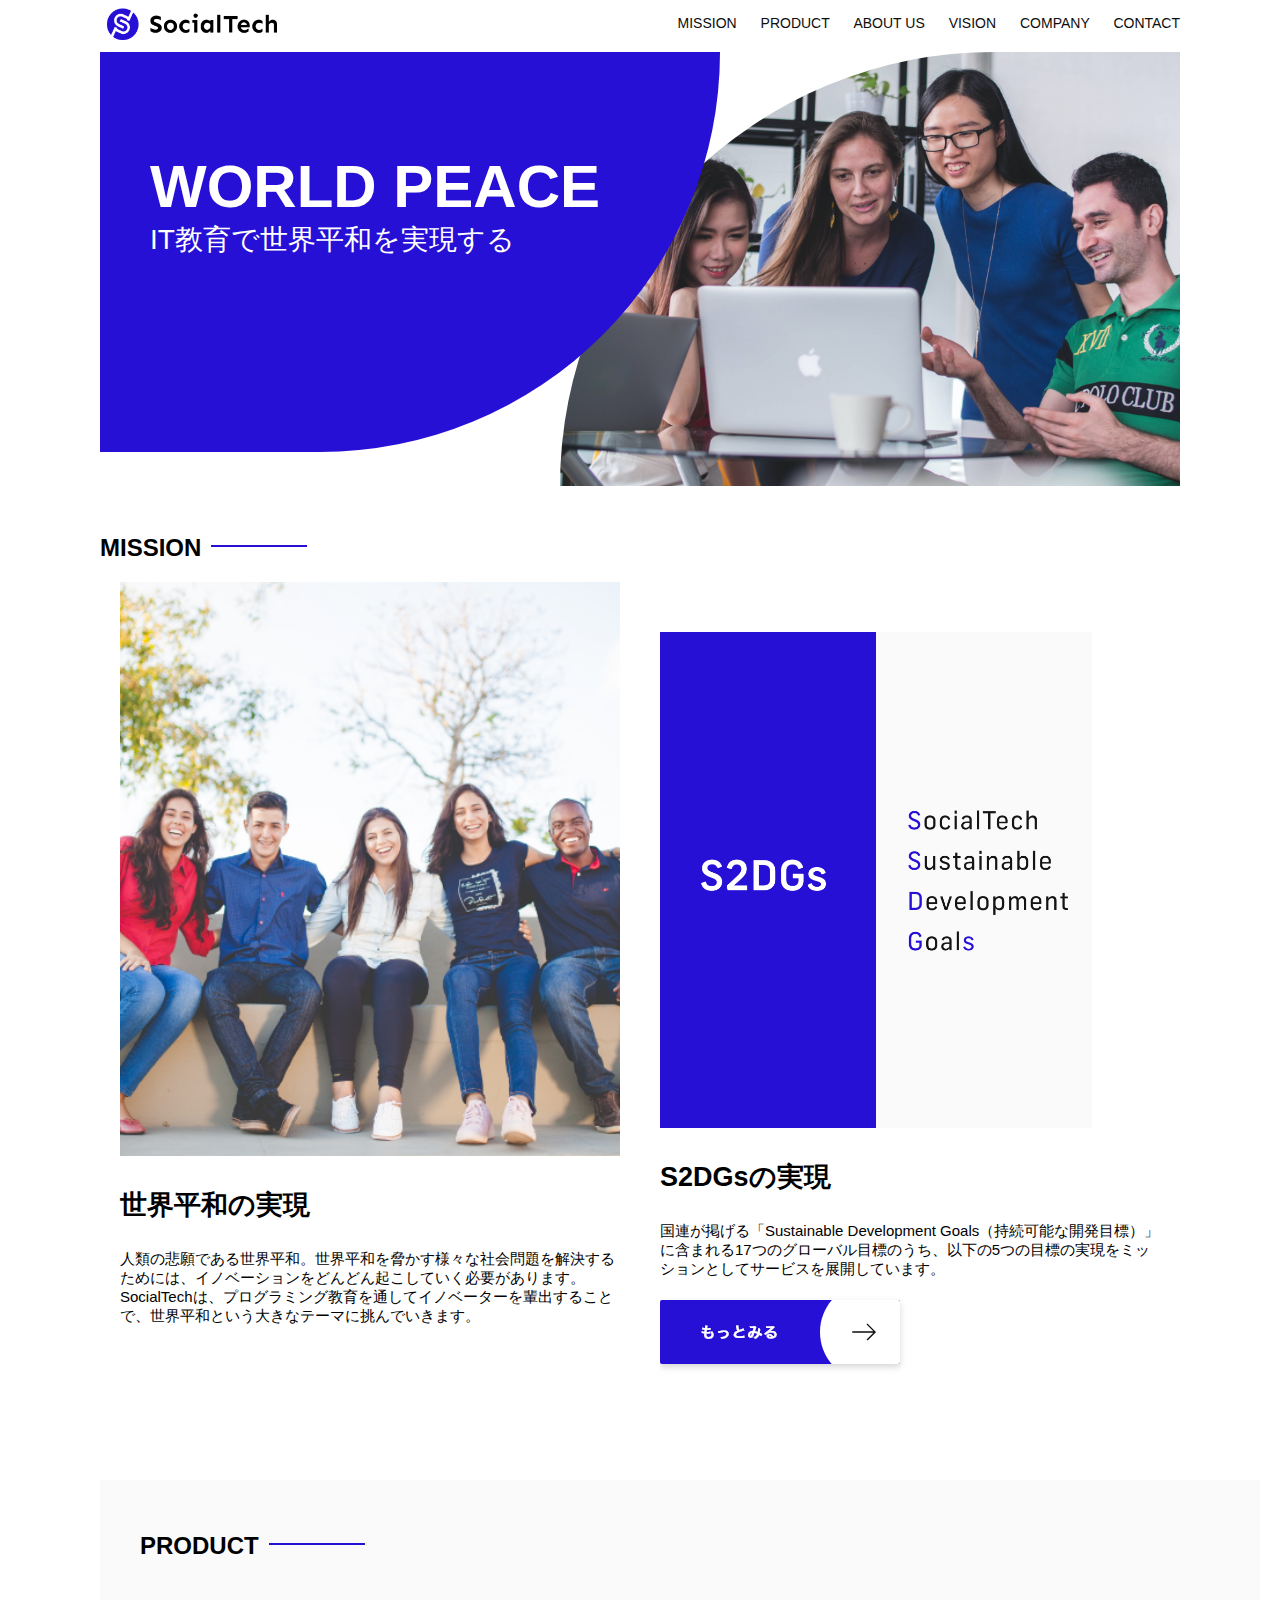
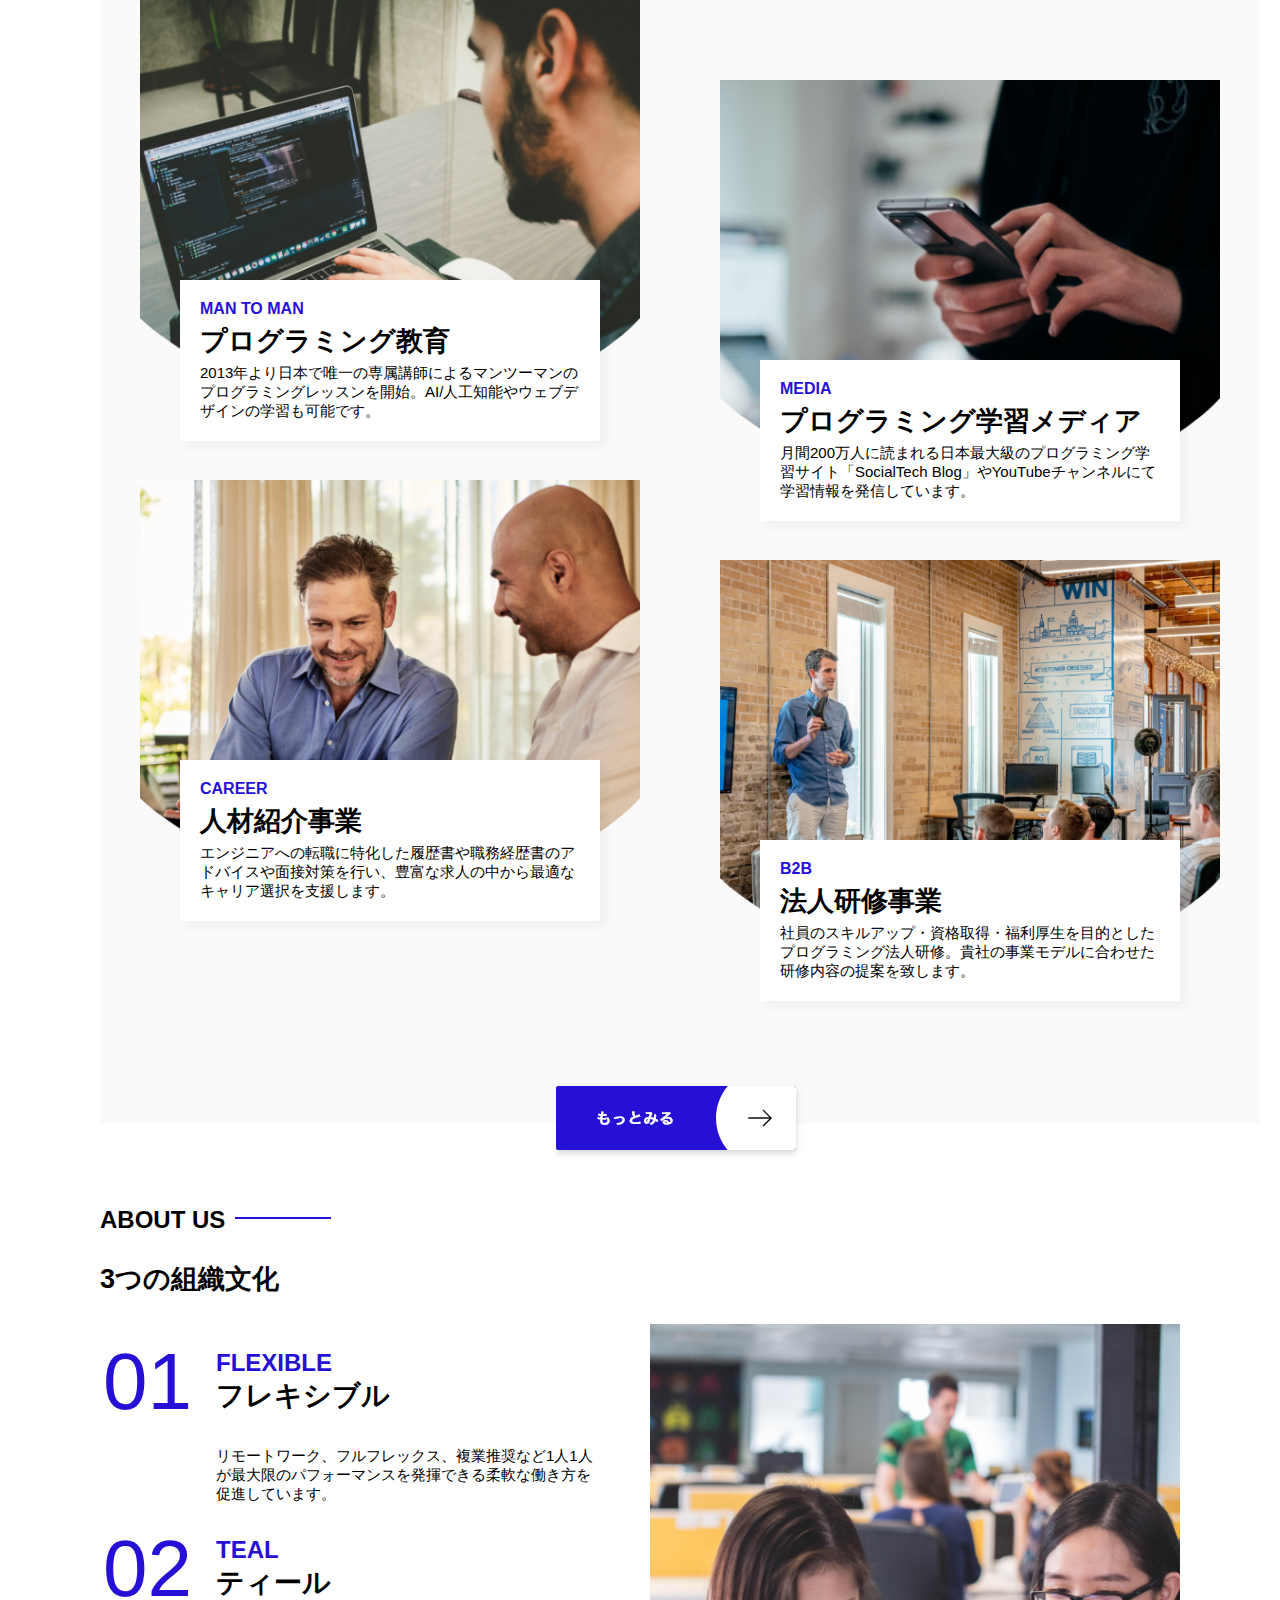
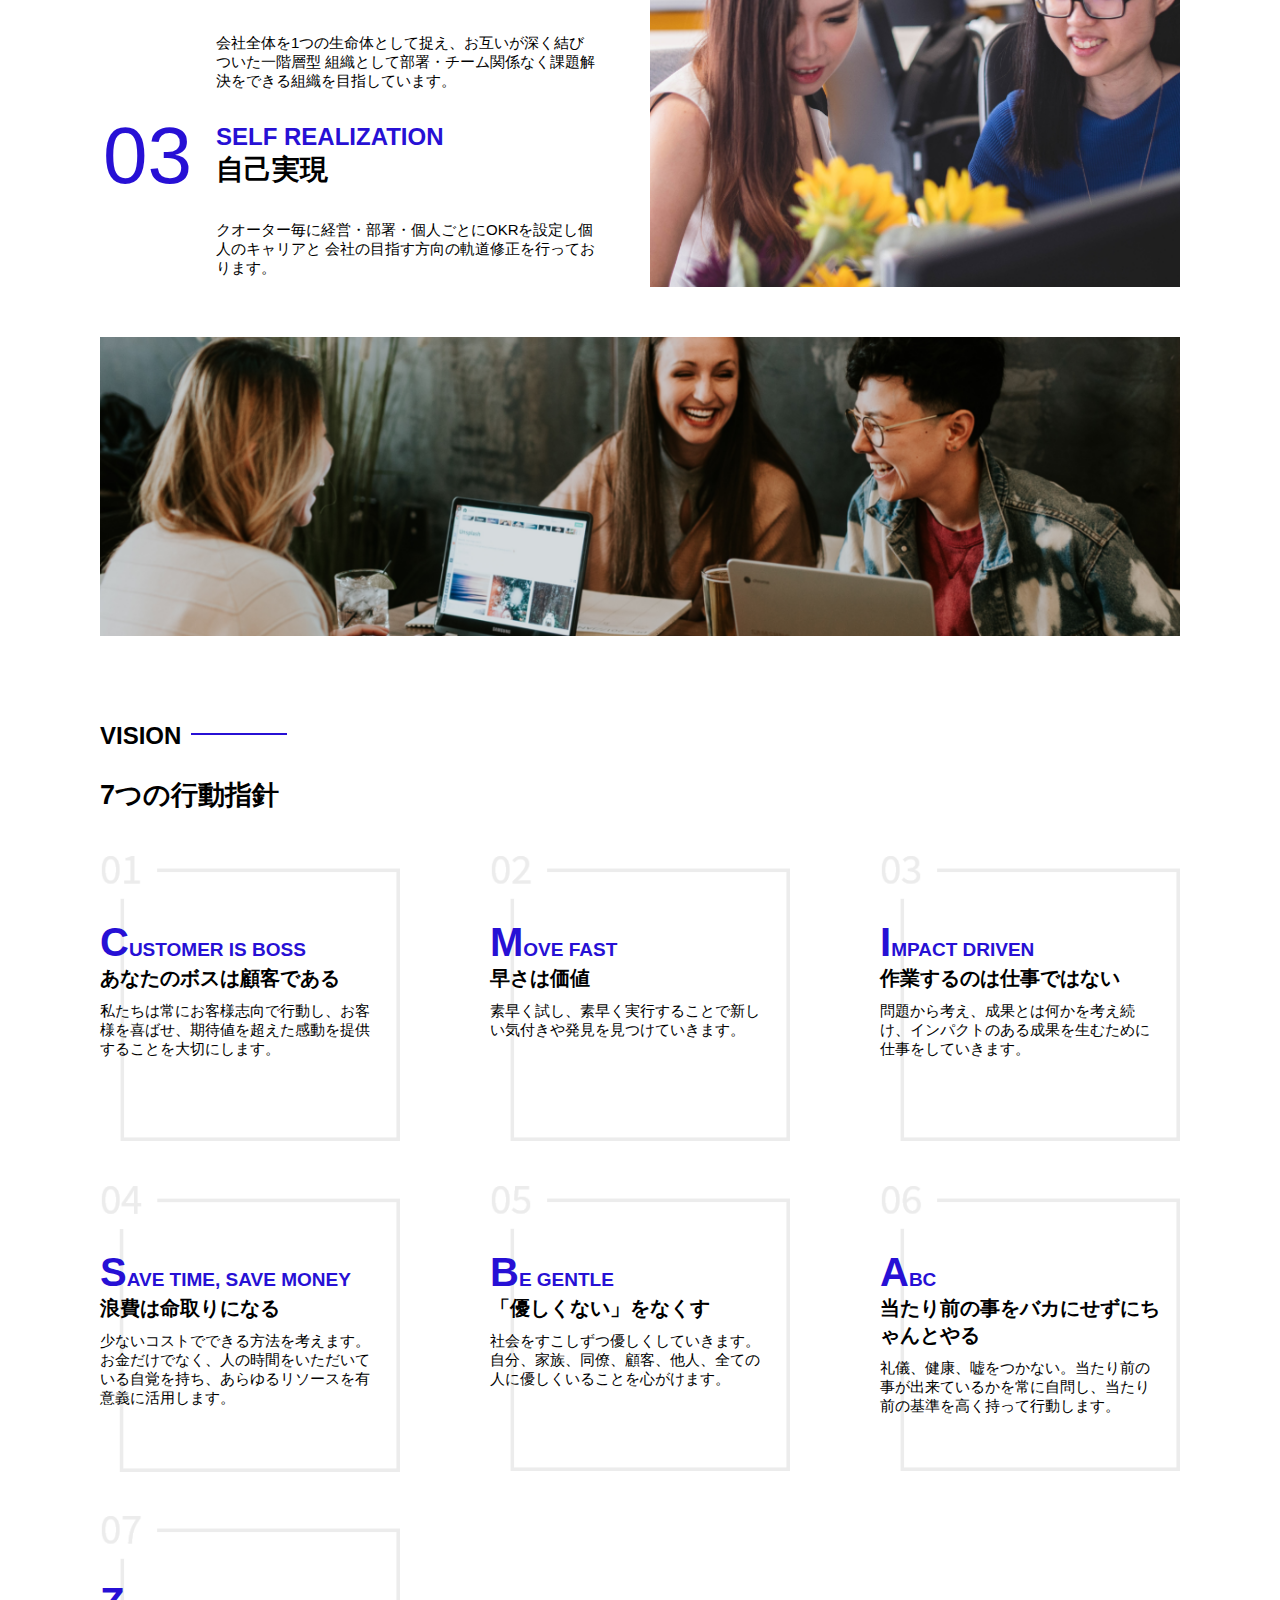
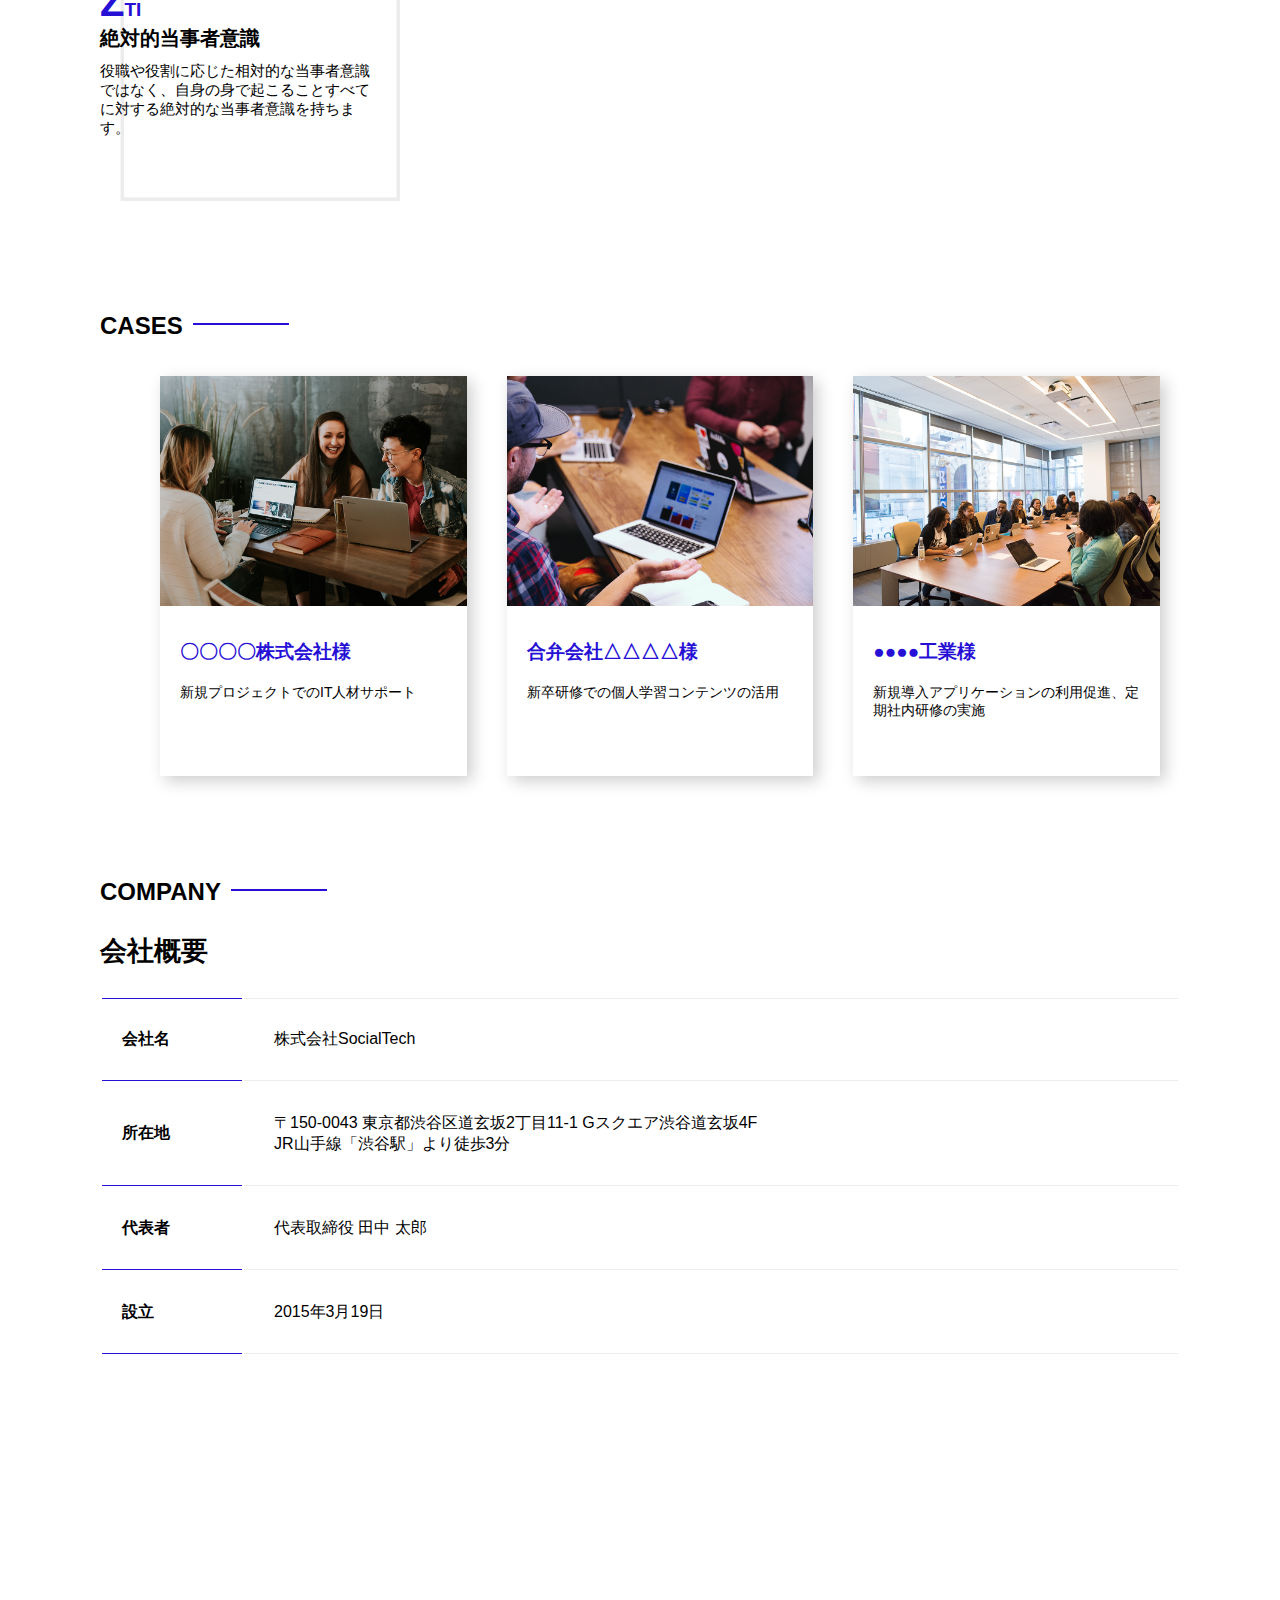
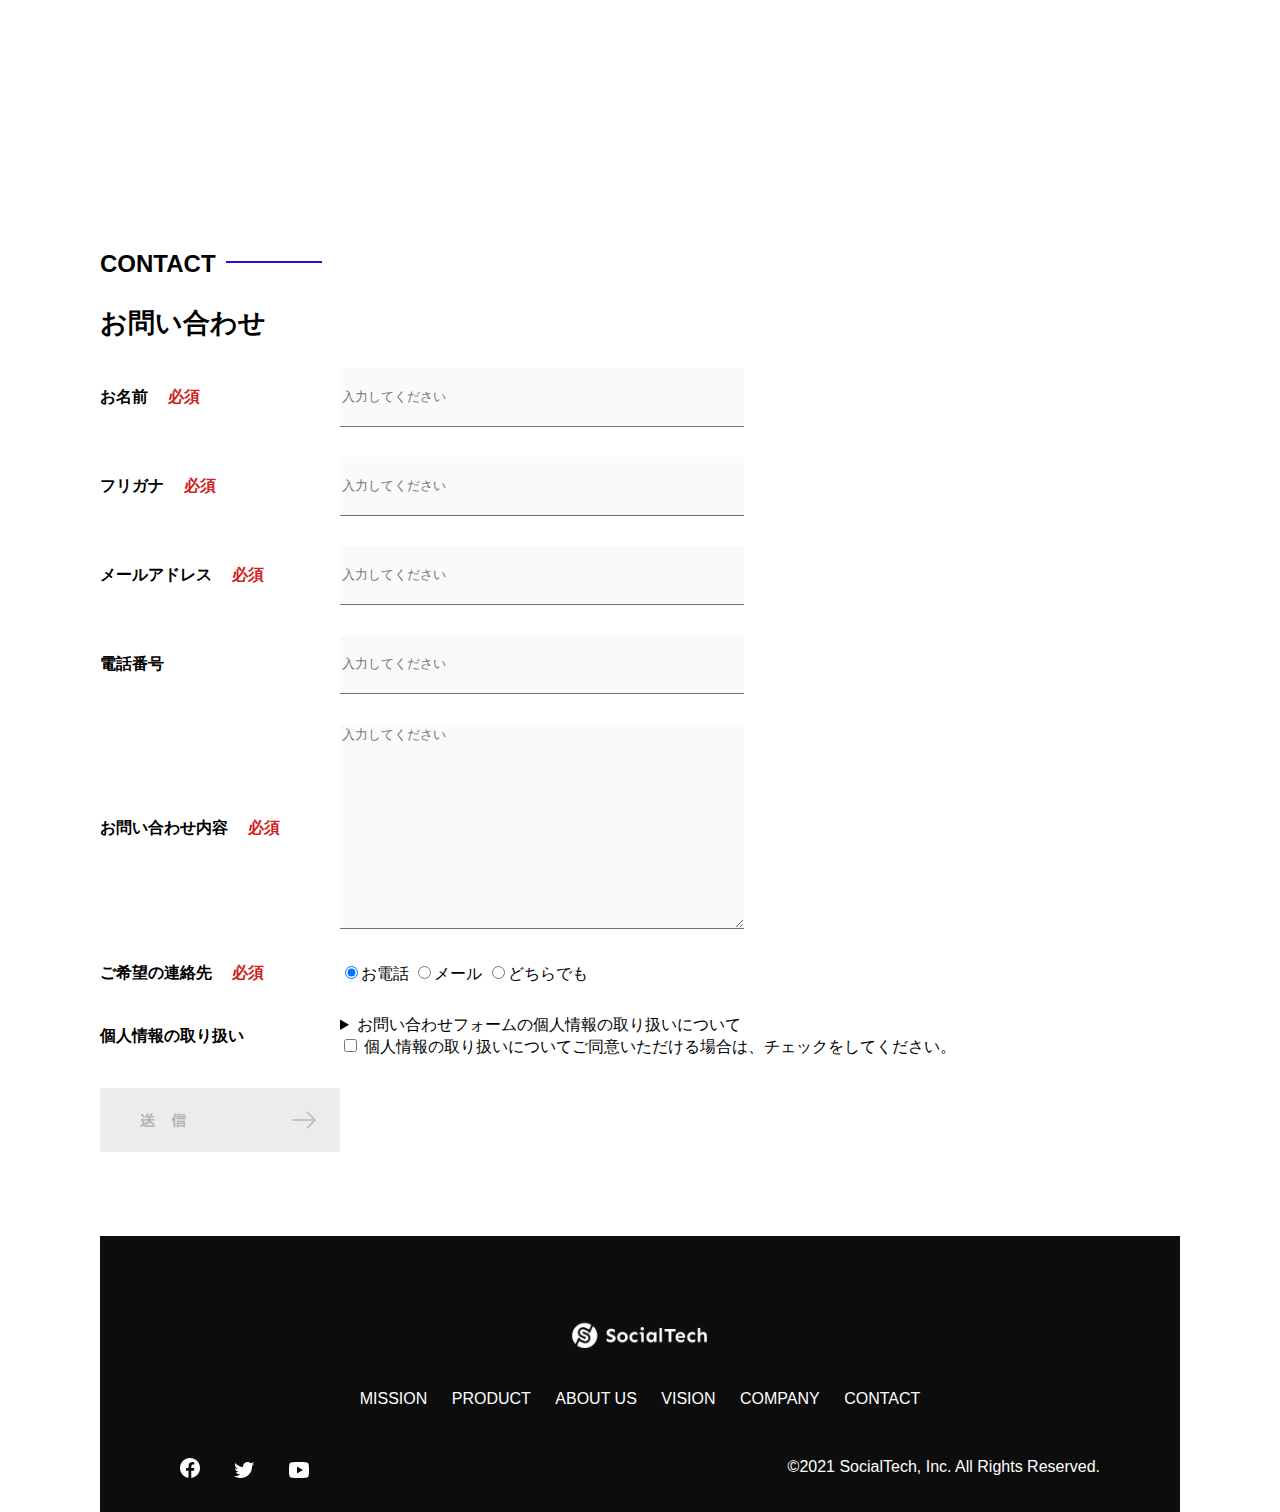
<file: kadai_012/index.html>
<!DOCTYPE html>
<html>
  <head>
    <title>SocialTech</title>
    <meta charset="UTF-8" />
    <meta
      name="description"
      content="SocialTechはEdTech業界のリーディングカンパニーを目指します。"
    />
    <meta name="viewport" content="width=device-width, initial-scale=1.0" />
    <link rel="stylesheet" href="style.css" />
  </head>
  <body>
    <!-- ヘッダー -->
    <header>
      <!-- ロゴ -->
      <a href="index.html" id="logo"
        ><img src="images/logo.png" alt="トップページに戻る"
      /></a>

      <!-- PC用ナビゲーション -->
      <nav id="nav-pc">
        <a href="mission.html">MISSION</a>
        <a href="product.html">PRODUCT</a>
        <a href="index.html#aboutus">ABOUT US</a>
        <a href="index.html#vision">VISION</a>
        <a href="index.html#company">COMPANY</a>
        <a href="index.html#contact">CONTACT</a>
      </nav>
    </header>
    <main>
      <article>
        <!-- メインビジュアル -->
        <section id="main-visual">
          <div id="main-message">
            <h1>WORLD PEACE</h1>
            <p>IT教育で世界平和を実現する</p>
          </div>
          <img
            src="images/index/index-main.png"
            alt="PCの周りに集まる多国籍の仲間たち"
          />
        </section>
        <!--ミッション-->
        <section id="mission">
          <h2 class="index-h2">MISSION</h2>
          <div id="mission-flex">
            <div>
              <img
                id="mission-photo"
                src="images/index/index-mission.png"
                alt="屋外のベンチで写真を撮影する多国籍の仲間たち"
              />
              <h3>世界平和の実現</h3>
              <p>
                人類の悲願である世界平和。世界平和を脅かす様々な社会問題を解決するためには、イノベーションをどんどん起こしていく必要があります。SocialTechは、プログラミング教育を通してイノベーターを輩出することで、世界平和という大きなテーマに挑んでいきます。
              </p>
            </div>
            <div>
              <img id="s2dgs" src="images/index/s2dgs.png" alt="S2DGs" />
              <h3>S2DGsの実現</h3>
              <p>
                国連が掲げる「Sustainable Development
                Goals（持続可能な開発目標）」に含まれる17つのグローバル目標のうち、以下の5つの目標の実現をミッションとしてサービスを展開しています。
              </p>
              <a href="mission.html">
                <img src="images/button-more.png" alt="もっとみる" />
              </a>
            </div>
          </div>
        </section>
        <!-- プロダクト -->
        <section id="product">
          <h2 class="index-h2">PRODUCT</h2>
          <div>
            <div id="product-left">
              <div>
                <img
                  class="product-photo"
                  src="images/index/index-mantoman.png"
                  alt="PCでコードを書く男性"
                />
                <div class="product-explain">
                  <span>MAN TO MAN</span>
                  <h3>プログラミング教育</h3>
                  <p>
                    2013年より日本で唯一の専属講師によるマンツーマンのプログラミングレッスンを開始。AI/人工知能やウェブデザインの学習も可能です。
                  </p>
                </div>
              </div>
              <div>
                <img
                  class="product-photo"
                  src="images/index/index-career.png"
                  alt="笑顔で話し合う2人の男性"
                />
                <div class="product-explain">
                  <span>CAREER</span>
                  <h3>人材紹介事業</h3>
                  <p>
                    エンジニアへの転職に特化した履歴書や職務経歴書のアドバイスや面接対策を行い、豊富な求人の中から最適なキャリア選択を支援します。
                  </p>
                </div>
              </div>
            </div>
            <div id="product-right">
              <div>
                <img
                  class="product-photo"
                  src="images/index/index-media.png"
                  alt="スマートフォンを操作する人"
                />
                <div class="product-explain">
                  <span>MEDIA</span>
                  <h3>プログラミング学習メディア</h3>
                  <p>
                    月間200万人に読まれる日本最大級のプログラミング学習サイト「SocialTech
                    Blog」やYouTubeチャンネルにて学習情報を発信しています。
                  </p>
                </div>
              </div>
              <div>
                <img
                  class="product-photo"
                  src="images/index/index-b2b.png"
                  alt="講演中の男性とそれを聴く人々"
                />
                <div class="product-explain">
                  <span>B2B</span>
                  <h3>法人研修事業</h3>
                  <p>
                    社員のスキルアップ・資格取得・福利厚生を目的としたプログラミング法人研修。貴社の事業モデルに合わせた研修内容の提案を致します。
                  </p>
                </div>
              </div>
            </div>
          </div>
          <div>
            <a id="product-more" href="product.html">
              <img src="images/button-more.png" alt="もっとみる" />
            </a>
          </div>
        </section>
        <!---ABOUT US-->
        <section id="aboutus">
          <h2 class="index-h2">ABOUT US</h2>
          <h3>3つの組織文化</h3>
          <div>
            <table class="culture-table">
              <tr>
                <td>
                  <span class="culture-num">01</span>
                </td>
                <td>
                  <span class="culture-en">FLEXIBLE</span>
                  <span class="culture-jp">フレキシブル</span>
                </td>
              </tr>
              <tr>
                <td>
                  <!--空のセル-->
                </td>
                <td>
                  <p class="culture-description">
                    リモートワーク、フルフレックス、複業推奨など1人1人が最大限のパフォーマンスを発揮できる柔軟な働き方を促進しています。
                  </p>
                </td>
              </tr>
              <tr>
                <td>
                  <span class="culture-num">02</span>
                </td>
                <td>
                  <span class="culture-en">TEAL</span>
                  <span class="culture-jp">ティール</span>
                </td>
              </tr>
              <tr>
                <td>
                  <!--空のセル-->
                </td>
                <td>
                  <p class="culture-description">
                    会社全体を1つの生命体として捉え、お互いが深く結びついた一階層型
                    組織として部署・チーム関係なく課題解決をできる組織を目指しています。
                  </p>
                </td>
              </tr>
              <tr>
                <td>
                  <span class="culture-num">03</span>
                </td>
                <td>
                  <span class="culture-en">SELF REALIZATION</span>
                  <span class="culture-jp">自己実現</span>
                </td>
              </tr>
              <tr>
                <td>
                  <!--空のセル-->
                </td>
                <td>
                  <p class="culture-description">
                    クオーター毎に経営・部署・個人ごとにOKRを設定し個人のキャリアと
                    会社の目指す方向の軌道修正を行っております。
                  </p>
                </td>
              </tr>
            </table>
            <img
              class="culture-img"
              src="images/index/index-aboutus1.png"
              alt="笑顔で話し合う2人の女性"
            />
          </div>
          <img
            class="culture-img2"
            src="images/index/index-aboutus2.png"
            alt="笑顔で話し合う3人の男女"
          />
        </section>
        <!-- VISION -->
        <section id="vision">
          <h2 class="index-h2">VISION</h2>
          <h3>7つの行動指針</h3>
          <div>
            <div class="vision-box">
              <img src="images/index/vision-01.png" alt="01" />
              <span>
                <h4>CUSTOMER IS BOSS</h4>
                <h5>あなたのボスは顧客である</h5>
                <p>
                  私たちは常にお客様志向で行動し、お客様を喜ばせ、期待値を超えた感動を提供することを大切にします。
                </p>
              </span>
            </div>
            <div class="vision-box">
              <img src="images/index/vision-02.png" alt="02" />
              <span>
                <h4>MOVE FAST</h4>
                <h5>早さは価値</h5>
                <p>
                  素早く試し、素早く実行することで新しい気付きや発見を見つけていきます。
                </p>
              </span>
            </div>
            <div class="vision-box">
              <img src="images/index/vision-03.png" alt="03" />
              <span>
                <h4>IMPACT DRIVEN</h4>
                <h5>作業するのは仕事ではない</h5>
                <p>
                  問題から考え、成果とは何かを考え続け、インパクトのある成果を生むために仕事をしていきます。
                </p>
              </span>
            </div>
            <div class="vision-box">
              <img src="images/index/vision-04.png" alt="04" />
              <span>
                <h4>SAVE TIME, SAVE MONEY</h4>
                <h5>浪費は命取りになる</h5>
                <p>
                  少ないコストでできる方法を考えます。お金だけでなく、人の時間をいただいている自覚を持ち、あらゆるリソースを有意義に活用します。
                </p>
              </span>
            </div>
            <div class="vision-box">
              <img src="images/index/vision-05.png" alt="05" />
              <span>
                <h4>BE GENTLE</h4>
                <h5>「優しくない」をなくす</h5>
                <p>
                  社会をすこしずつ優しくしていきます。自分、家族、同僚、顧客、他人、全ての人に優しくいることを心がけます。
                </p>
              </span>
            </div>
            <div class="vision-box">
              <img src="images/index/vision-06.png" alt="06" />
              <span>
                <h4>ABC</h4>
                <h5>当たり前の事をバカにせずにちゃんとやる</h5>
                <p>
                  礼儀、健康、嘘をつかない。当たり前の事が出来ているかを常に自問し、当たり前の基準を高く持って行動します。
                </p>
              </span>
            </div>
            <div class="vision-box">
              <img src="images/index/vision-07.png" alt="07" />
              <span>
                <h4>ZTI</h4>
                <h5>絶対的当事者意識</h5>
                <p>
                  役職や役割に応じた相対的な当事者意識ではなく、自身の身で起こることすべてに対する絶対的な当事者意識を持ちます。
                </p>
              </span>
            </div>
          </div>
        </section>
        <!-- CASES -->
        <section id="cases">
          <h2 class="index-h2">CASES</h2>
          <ul>
            <li class="case-card">
              <img src="images/index/case-1.png" alt="仲良く語り合う3人" class="case-img">
              <div class="case-info">
                <h3 class="case-name">〇〇〇〇株式会社様</h3>
                <p class="case-content">新規プロジェクトでのIT人材サポート</p>
              </div>
            </li>
            <li class="case-card">
              <img src="images/index/case-2.png" alt="PCでコンテンツを見る" class="case-img">
              <div class="case-info">
                <h3 class="case-name">合弁会社△△△△様</h3>
                <p class="case-content">新卒研修での個人学習コンテンツの活用</p>
              </div>
            </li>
            <li class="case-card">
              <img src="images/index/case-3.png" alt="社内研修中の会議室" class="case-img">
              <div class="case-info">
                <h3 class="case-name">●●●●工業様</h3>
                <p class="case-content">新規導入アプリケーションの利用促進、定期社内研修の実施</p>
              </div>
            </li>
          </ul>
        </section>
        <!-- COMPANY -->
        <section id="company">
          <h2 class="index-h2">COMPANY</h2>
          <h3>会社概要</h3>
          <table id="company-table">
            <tr>
              <th class="tableheader-first">会社名</th>
              <td class="cell-first">株式会社SocialTech</td>
            </tr>
            <tr>
              <th class="tableheader">所在地</th>
              <td class="cell">
                〒150-0043 東京都渋谷区道玄坂2丁目11-1 Gスクエア渋谷道玄坂4F<br />JR山手線「渋谷駅」より徒歩3分
              </td>
            </tr>
            <tr>
              <th class="tableheader">代表者</th>
              <td class="cell">代表取締役 田中 太郎</td>
            </tr>
            <tr>
              <th class="tableheader">設立</th>
              <td class="cell">2015年3月19日</td>
            </tr>
          </table>
          <iframe
            src="https://www.google.com/maps/embed?pb=!1m18!1m12!1m3!1d3241.7759544892483!2d139.69399665123464!3d35.65789123876098!2m3!1f0!2f0!3f0!3m2!1i1024!2i768!4f13.1!3m3!1m2!1s0x60188caa0042e8d1%3A0xba130bea826a7aa2!2z44CSMTUwLTAwNDMg5p2x5Lqs6YO95riL6LC35Yy66YGT546E5Z2C77yS5LiB55uu77yR77yR4oiS77yR!5e0!3m2!1sja!2sjp!4v1636872991912!5m2!1sja!2sjp"
            style="border: 0"
            allowfullscreen=""
            loading="lazy"
          >
          </iframe>
        </section>
        <!-- お問い合わせフォーム -->
        <section id="contact">
          <h2 class="index-h2">CONTACT</h2>
          <h3>お問い合わせ</h3>
          <form>
            <div>
              <div class="contact-heading">
                <label class="contact-label"
                  >お名前<span class="contact-span">必須</span></label
                >
              </div>
              <div class="contact-form">
                <input
                  type="text"
                  name="name"
                  placeholder="入力してください"
                  class="contact-textbox"
                />
              </div>
            </div>
            <div>
              <div class="contact-heading">
                <label class="contact-label"
                  >フリガナ<span class="contact-span">必須</span></label
                >
              </div>
              <div>
                <input
                  type="text"
                  name="hurigana"
                  placeholder="入力してください"
                  class="contact-textbox"
                />
              </div>
            </div>
            <div>
              <div class="contact-heading">
                <label class="contact-label"
                  >メールアドレス<span class="contact-span">必須</span></label
                >
              </div>
              <div>
                <input
                  type="text"
                  name="email"
                  placeholder="入力してください"
                  class="contact-textbox"
                />
              </div>
            </div>
            <div>
              <div class="contact-heading">
                <label class="contact-label">電話番号</label>
              </div>
              <div>
                <input
                  type="text"
                  name="tel"
                  placeholder="入力してください"
                  class="contact-textbox"
                />
              </div>
            </div>
            <div>
              <div class="contact-heading">
                <label class="contact-label"
                  >お問い合わせ内容<span class="contact-span">必須</span></label
                >
              </div>
              <div>
                <textarea
                  class="contact-textarea"
                  placeholder="入力してください"
                  name="message"
                ></textarea>
              </div>
            </div>
            <div>
              <div class="contact-heading">
                <label class="contact-label"
                  >ご希望の連絡先<span class="contact-span">必須</span></label
                >
              </div>
              <div>
                <input
                  class="radiobutton"
                  type="radio"
                  value="tel"
                  name="contact"
                  checked
                /><label>お電話</label>
                <input
                  class="radiobutton"
                  type="radio"
                  value="mail"
                  name="contact"
                /><label>メール</label>
                <input
                  class="radiobutton"
                  type="radio"
                  value="both"
                  name="contact"
                /><label>どちらでも</label>
              </div>
            </div>
            <div>
              <div class="contact-heading">
                <label class="contact-label">個人情報の取り扱い</label>
              </div>
              <div>
                <details>
                  <summary>
                    お問い合わせフォームの個人情報の取り扱いについて
                  </summary>
                  <div>
                    <span>１．組織の名称又は氏名</span><br />
                    株式会社SocialTech<br /><br />
                    <span
                      >２．個人情報保護管理者（若しくはその代理人）の氏名又は職名、所属及び連絡先
                      鈴木 一郎 コーポレート部</span
                    ><br />
                    メールアドレス：support@socialtech.net<br />
                    TEL：03-xxxx-xxxx<br />
                    <span>３．個人情報の利用目的</span><br />
                    ・本サービス及び本サービスに関連する情報の提供又はそれらに関する連絡のため<br />
                    ・ユーザーの本人確認のため<br />
                    ・当社サービスのご案内のため<br />
                    ・当社の商品等の広告または宣伝（電子メールによるものを含むものとします。）<br /><br />
                    <span>４．個人情報の取り扱い業務の委託</span><br />
                    個人情報の取扱業務の全部または一部を外部に業務委託する場合があります。<br />
                    その際、弊社は、個人情報を適切に保護できる管理体制を敷き実行していることを条件として<br />
                    委託先を厳選したうえで、機密保持契約を委託先と締結し、お客様の個人情報を厳密に管理させます。<br /><br />
                    <span>５．個人情報の開示等の請求</span><br />
                    お客様は、弊社に対してご自身の個人情報の開示等（利用目的の通知、開示、内容の訂正・追加・削除、利用の停止または消去、第三者への提供の停止）に関して、当社問合わせ窓口に申し出ることができます。<br />
                    その際、弊社はお客様ご本人を確認させていただいたうえで、合理的な期間内に対応いたします。<br /><br />
                    なお、個人情報に関する弊社問合わせ先は、次の通りです。<br /><br />
                    株式会社SocialTech　個人情報問合せ窓口<br />
                    〒150-0043　東京都渋谷区道玄坂2丁目11-1 Ｇスクエア渋谷道玄坂
                    4F<br />
                    メールアドレス：support@socialtech.net　TEL：03-xxxx-xxxx<br /><br />
                    <span>６．個人情報を提供されることの任意性について</span
                    ><br /><br />
                    お客様がご自身の個人情報を弊社に提供されるか否かは、お客様のご判断によりますが、もしご提供されない場合には、適切なサービスが提供できない場合がありますので予めご了承ください。
                  </div>
                </details>
                <input type="checkbox" name="agree" />
                <span
                  >個人情報の取り扱いについてご同意いただける場合は、チェックをしてください。</span
                >
              </div>
            </div>
            <input
              type="image"
              value="Submit"
              src="images/button-submit.png"
              alt="送信する"
            />
          </form>
        </section>
      </article>
      <footer>
        <div id="footer-logo">
          <img src="images/logo-sp.png" alt="SocialTech" />
        </div>
        <div id="footer-link">
          <a href="mission.html">MISSION</a>
          <a href="product.html">PRODUCT</a>
          <a href="index.html#aboutus">ABOUT US</a>
          <a href="index.html#vision">VISION</a>
          <a href="index.html#company">COMPANY</a>
          <a href="index.html#contact">CONTACT</a>
        </div>
        <div id="sns-footer">
          <a href="https://www.facebook.com/sejuku2013"
            ><img src="images/button-facebook.png" alt="Facebookのリンク"
          /></a>
          <a href="https://twitter.com/samuraijuku"
            ><img src="images/button-twitter.png" alt="Twitterのリンク"
          /></a>
          <a href="https://www.youtube.com/channel/UCCFOQO5aDK0xXam4cUQXT8g"
            ><img src="images/button-youtube.png" alt="YouTubeのリンク"
          /></a>
          <span id="copyright"
            >&copy;2021 SocialTech, Inc. All Rights Reserved.
          </span>
        </div>
      </footer>
    </main>
  </body>
</html>
</file>
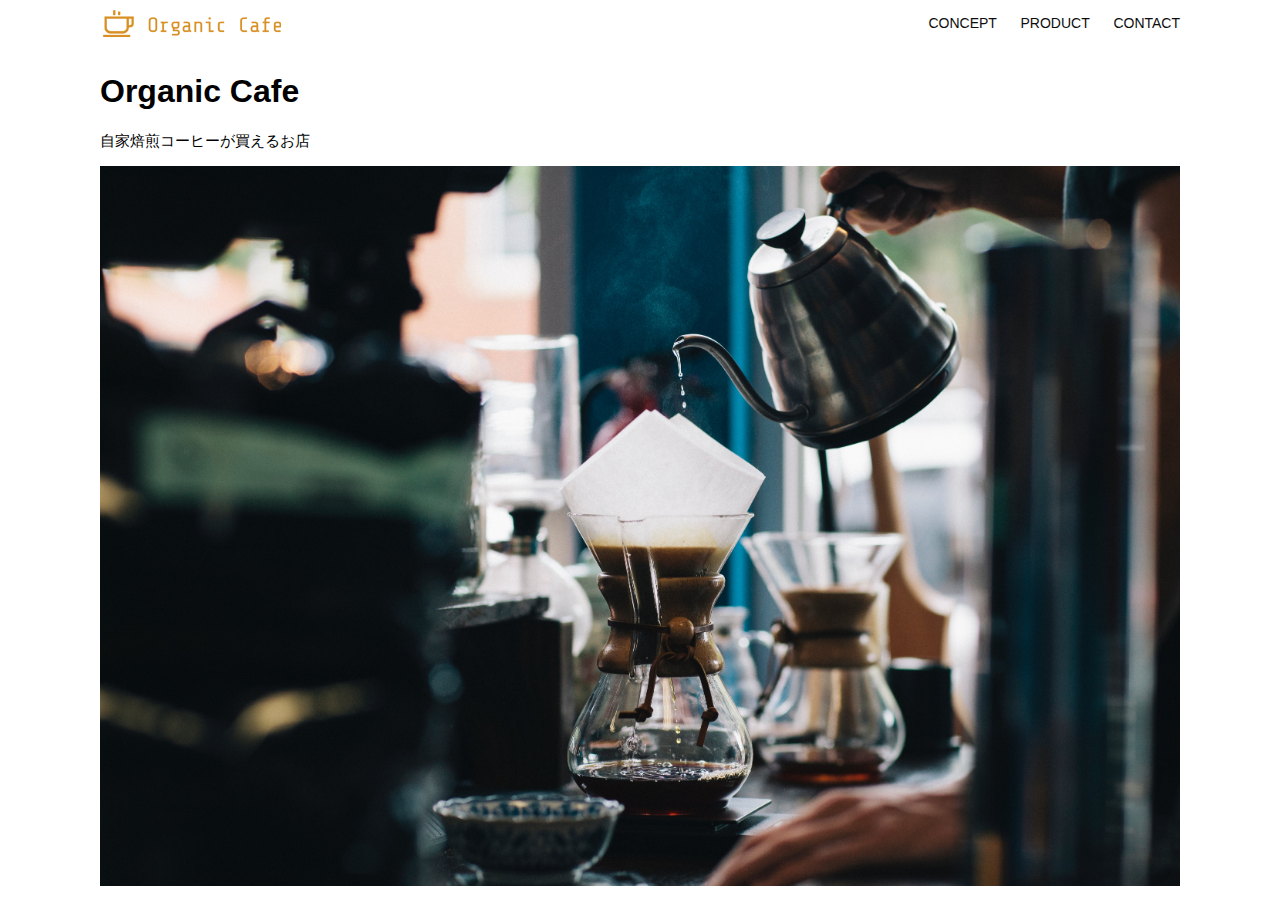
<file: kadai_013/index.html>
<!DOCTYPE html>
<html>
  <head>
    <title>Organic Cafe</title>
    <meta charset="UTF-8" />
    <meta
      name="description"
      content="自家焙煎のコーヒーがお家で楽しめるOrganic Cafe"
    />
    <meta name="viewport" content="width=device-width, initial-scale=1.0" />
    <link rel="stylesheet" href="style.css" />
  </head>
  <body>
    <!-- ヘッダー -->
    <header>
      <!-- ロゴ -->
      <a href="index.html" id="logo"
        ><img src="images/logo.png" alt="トップページに戻る"
      /></a>

      <!-- PC用ナビゲーション -->
      <nav id="nav-pc">
        <a href="index.html#concept">CONCEPT</a>
        <a href="index.html#product">PRODUCT</a>
        <a href="index.html#contact">CONTACT</a>
      </nav>
      <!-- スマートフォン用メニュー -->
      <img id="menu-sp" src="images/button-menu.png" alt="ナビゲーションを開く" onclick="document.getElementById('nav-sp').style.display = 'block'">
      <nav id="nav-sp">
        <img id="close" src="images/button-close.png" alt="ナヴィゲーションを閉じる" onclick="document.getElementById('nav-sp').style.display = 'none'">
        <a id="logo-sp" href="index.html" onclick="document.getElementById('nav-sp').style.display = 'none'"><img src="images/logo-sp.png" alt="トップページに戻る"></a>
        <a class="menu" href="index.html#concept" onclick="document.getElementById('nav-sp').style.display = 'none'">CONCEPT</a>
        <a class="menu" href="index.html#product" onclick="document.getElementById('nav-sp').style.display = 'none'">PRODUCT</a>
        <a class="menu" href="index.html#contact" onclick="document.getElementById('nav-sp').style.display = 'none'">CONTACT</a>
      </nav>
    </header>
    <main>
      <article>
        <!-- メインビジュアル -->
        <section id="main-visual">
          <div id="main-message">
            <h1>Organic Cafe</h1>
            <p>自家焙煎コーヒーが買えるお店</p>
          </div>
          <img
            src="images/main-image.jpg"
            alt="コーヒーをハンドドリップで淹れる画像"
          />
        </section>
      </article>
    </main>
  </body>
</html>
</file>
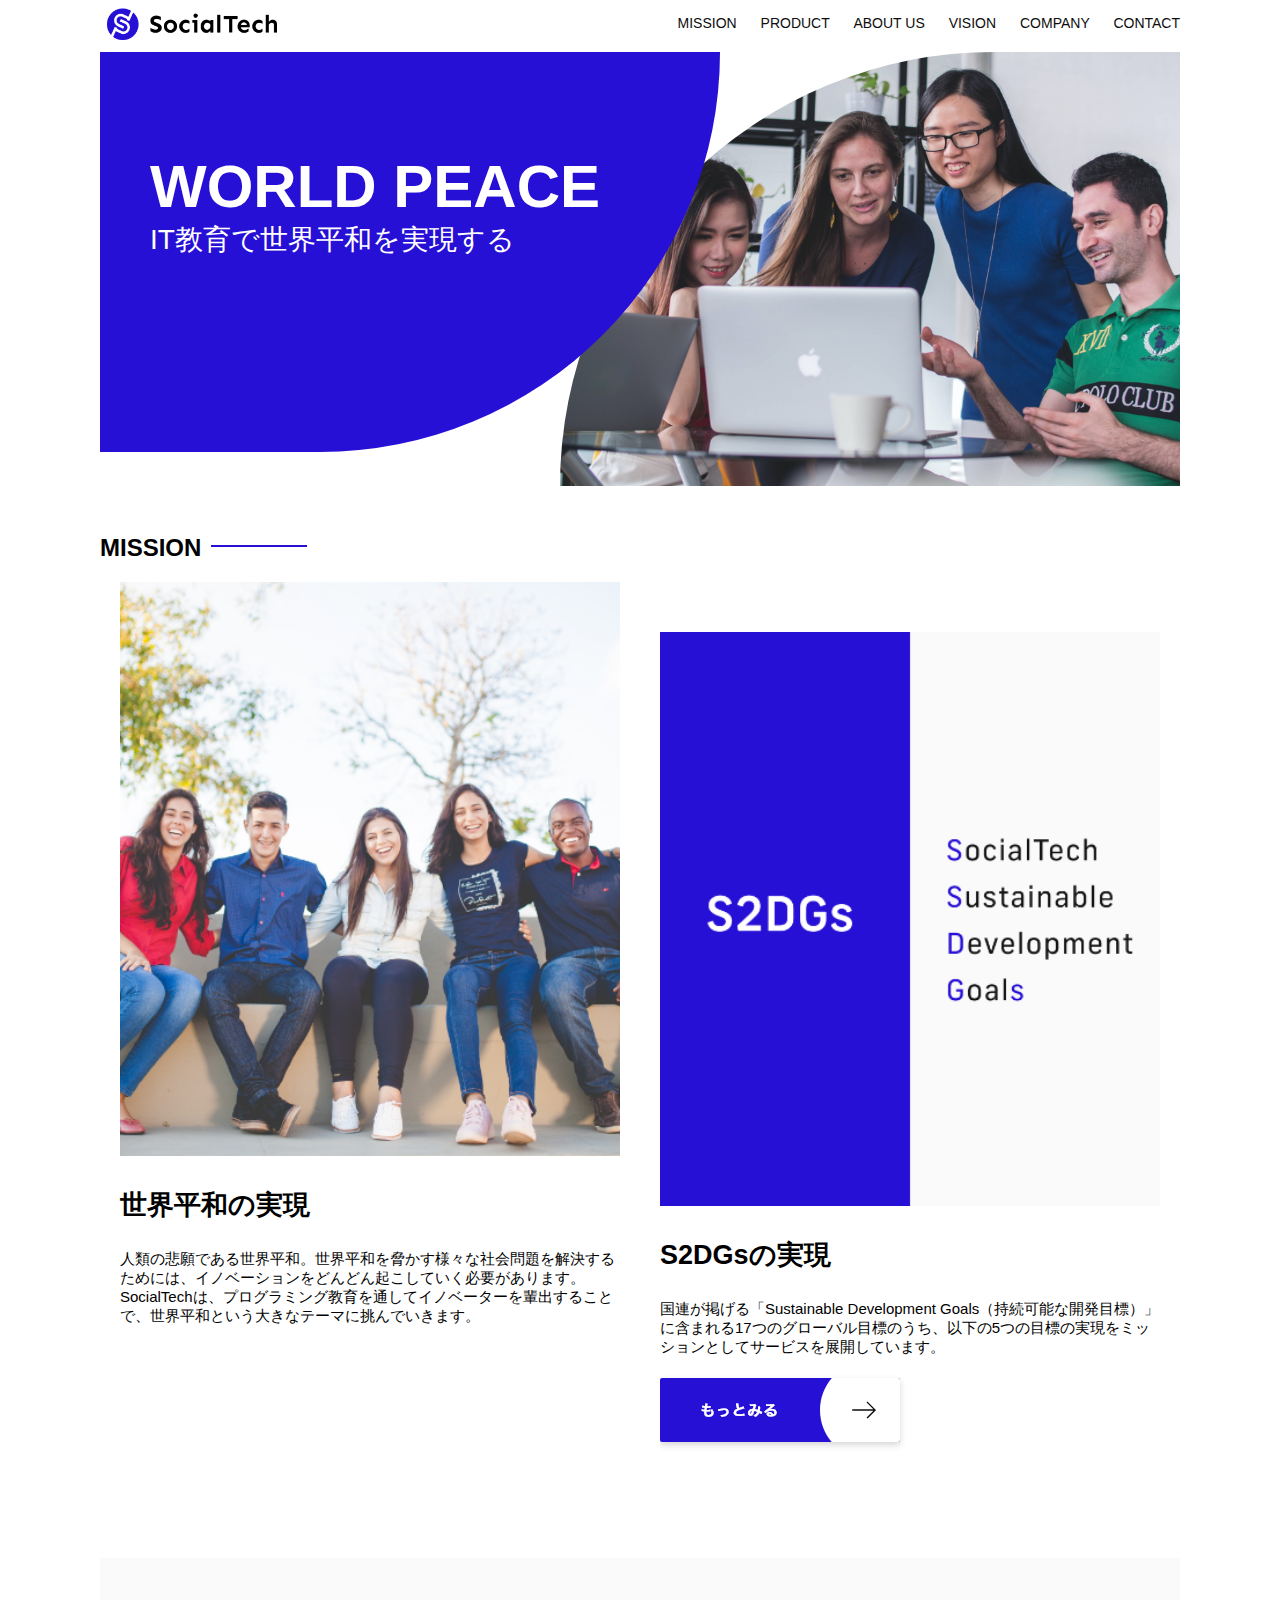
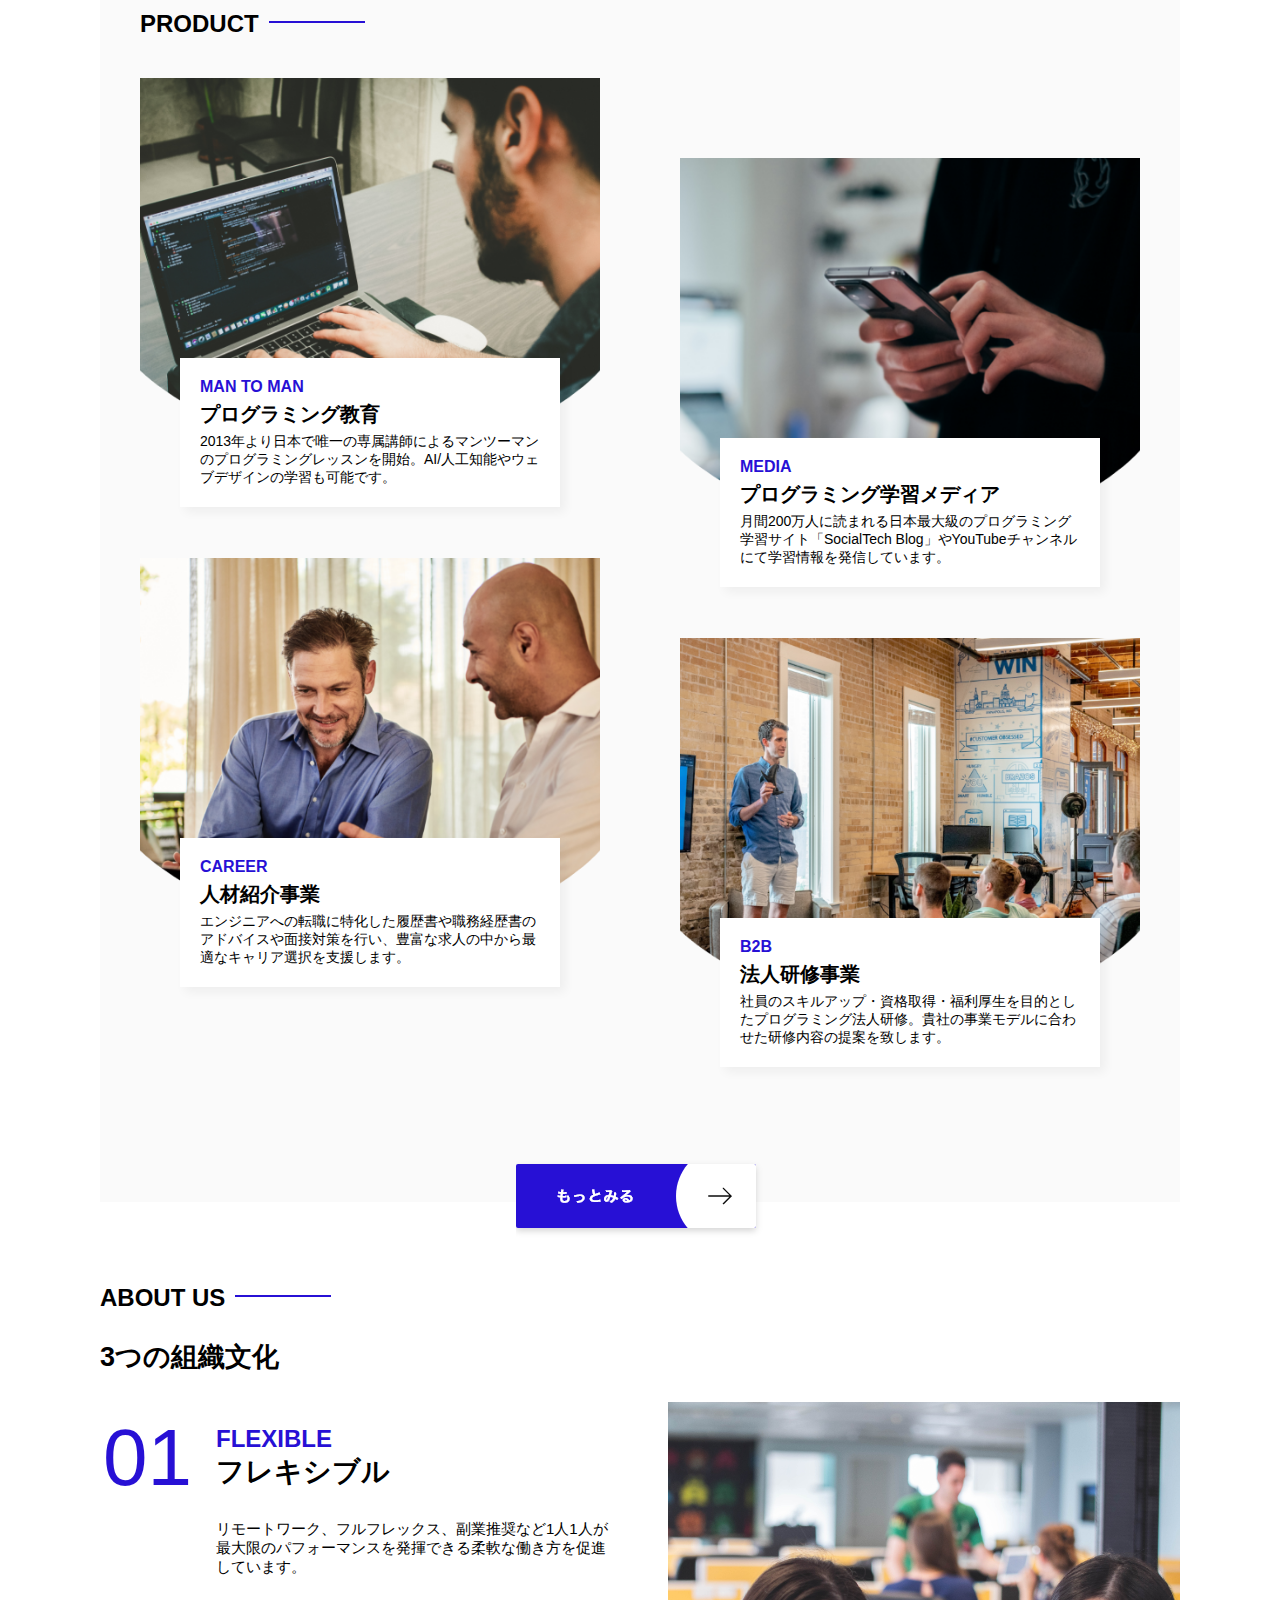
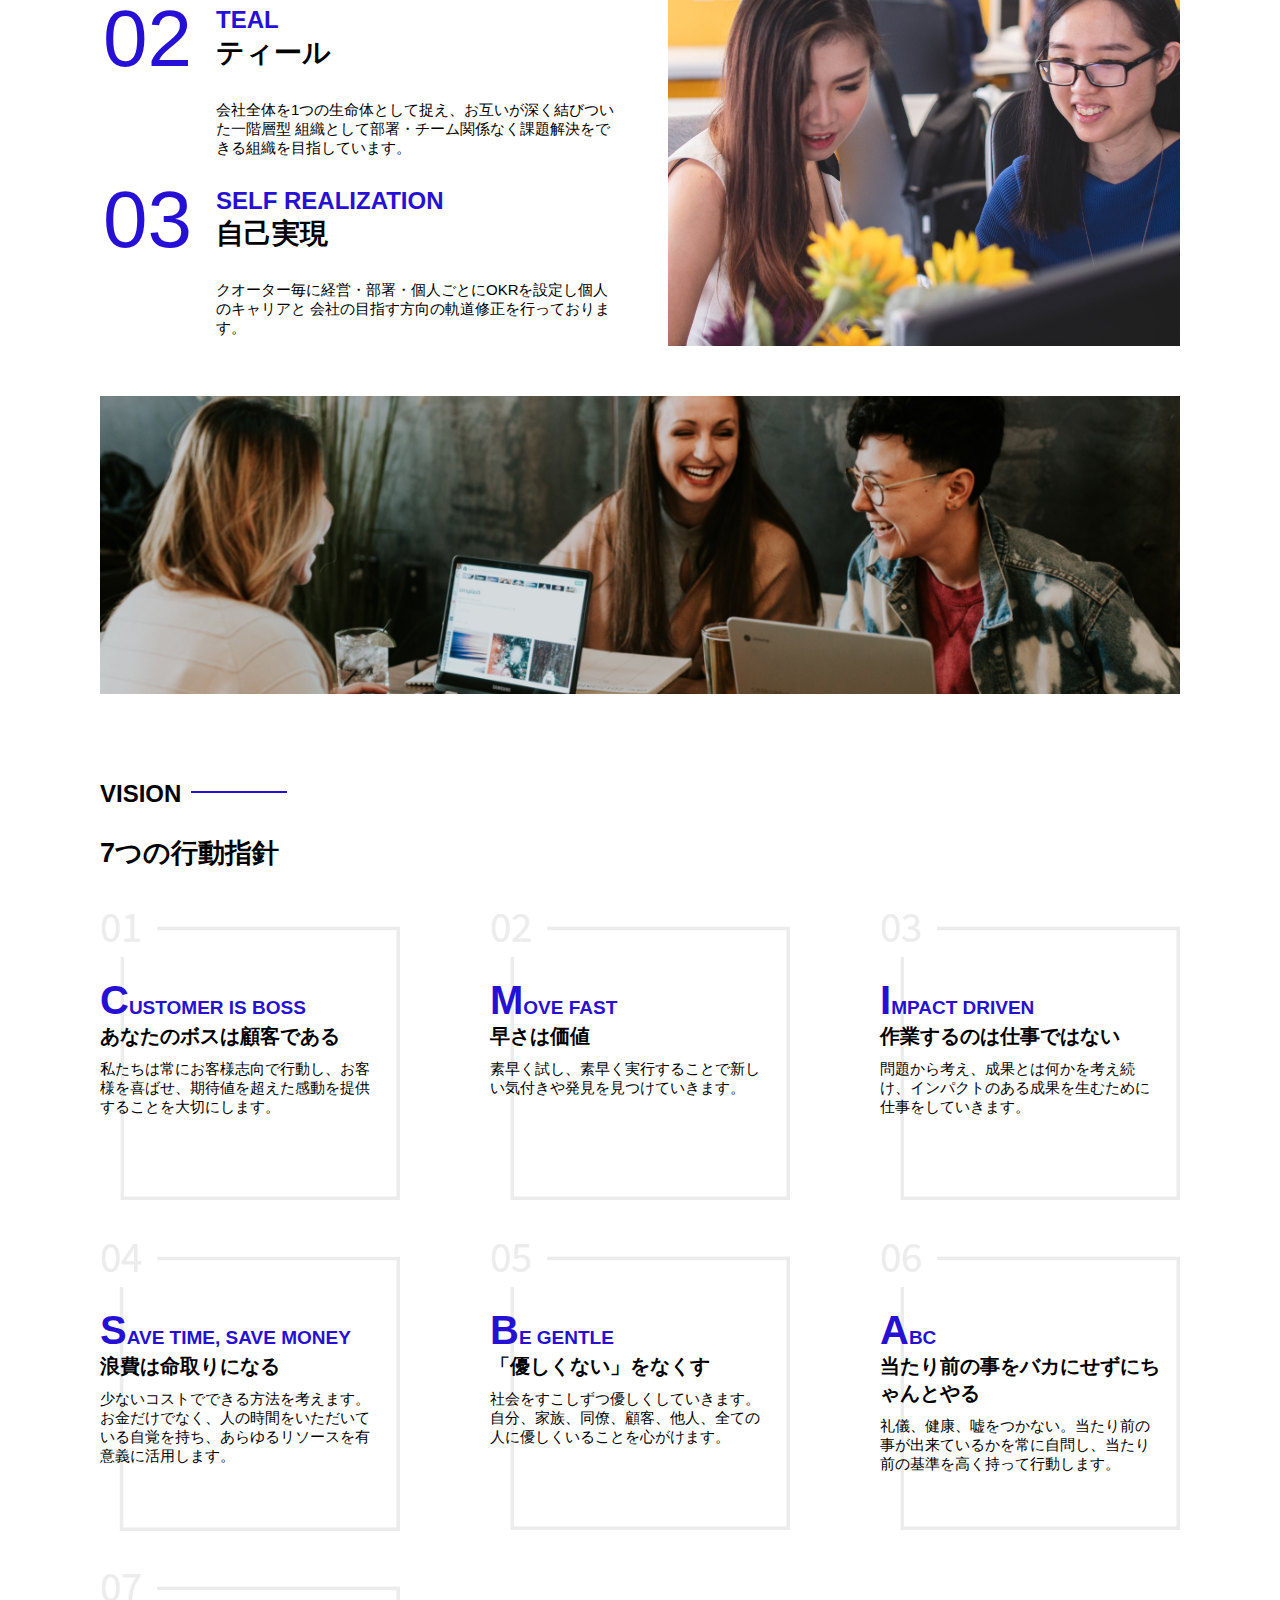
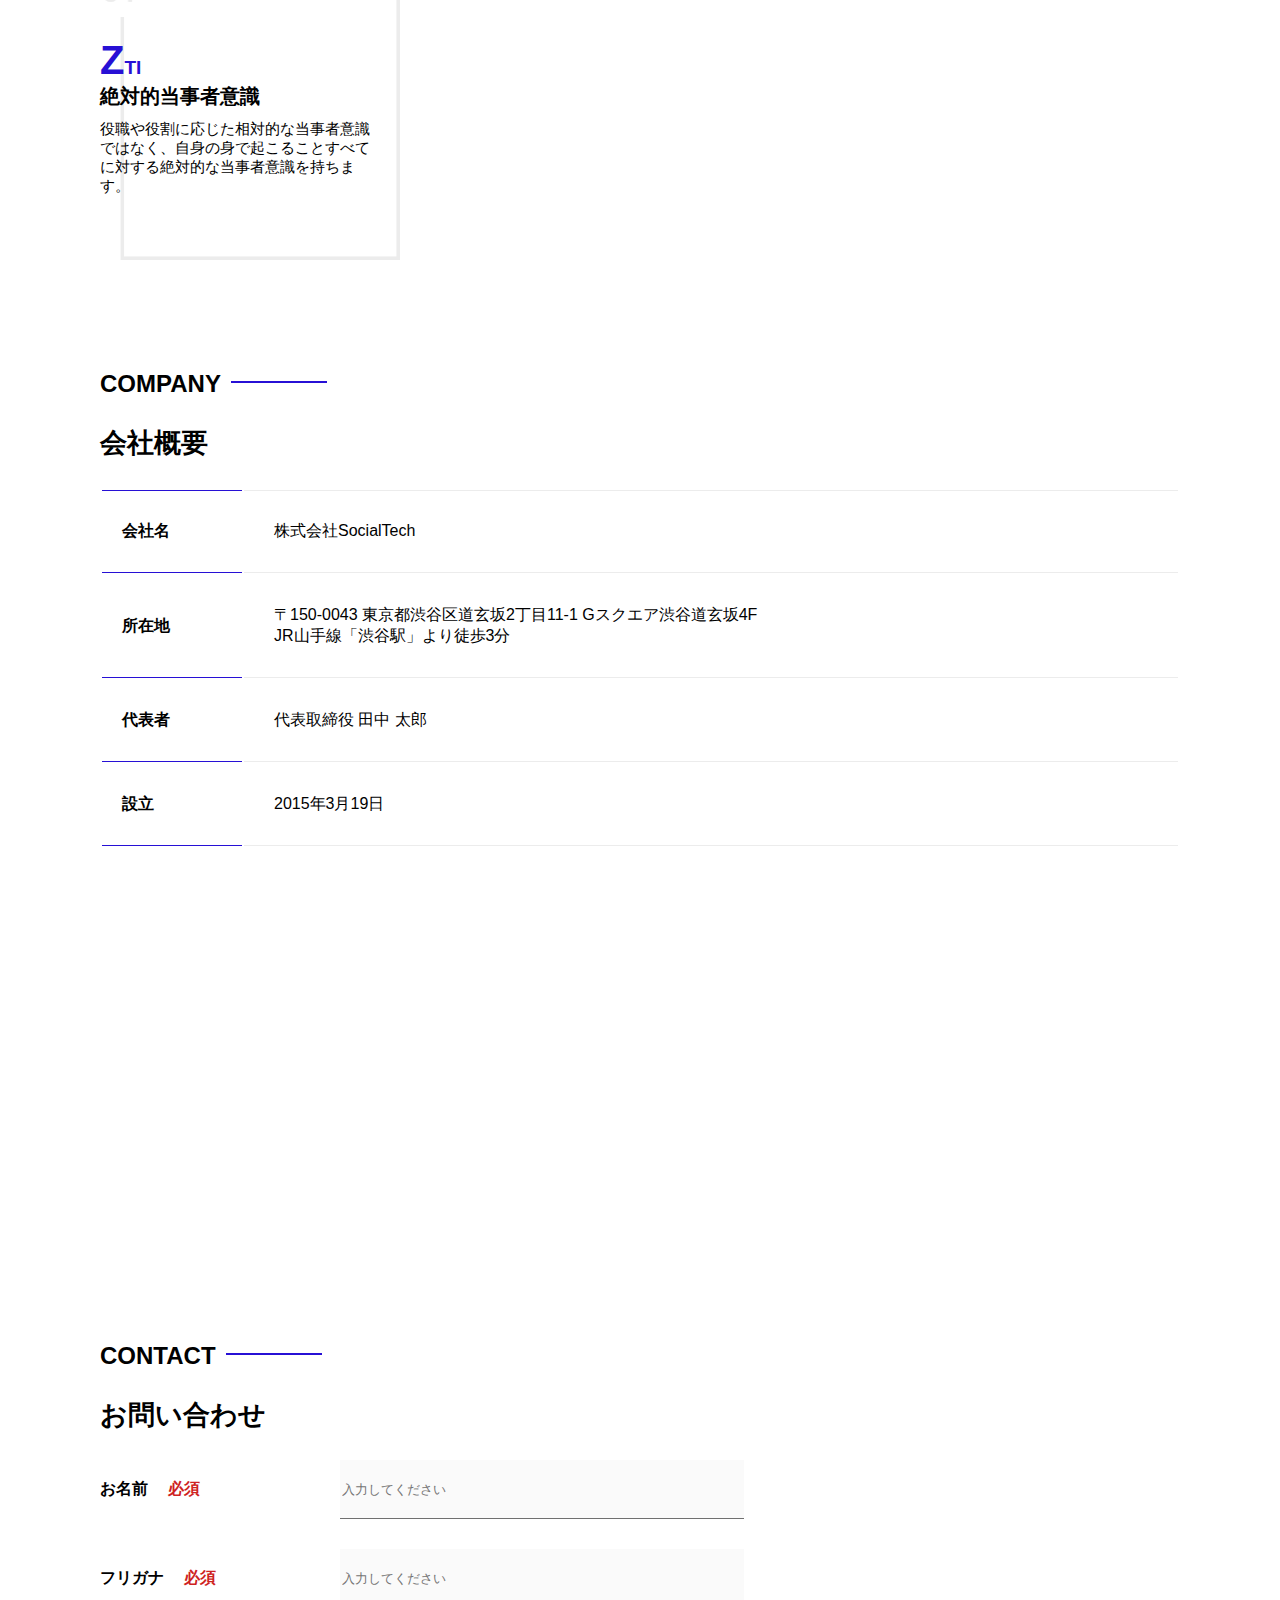
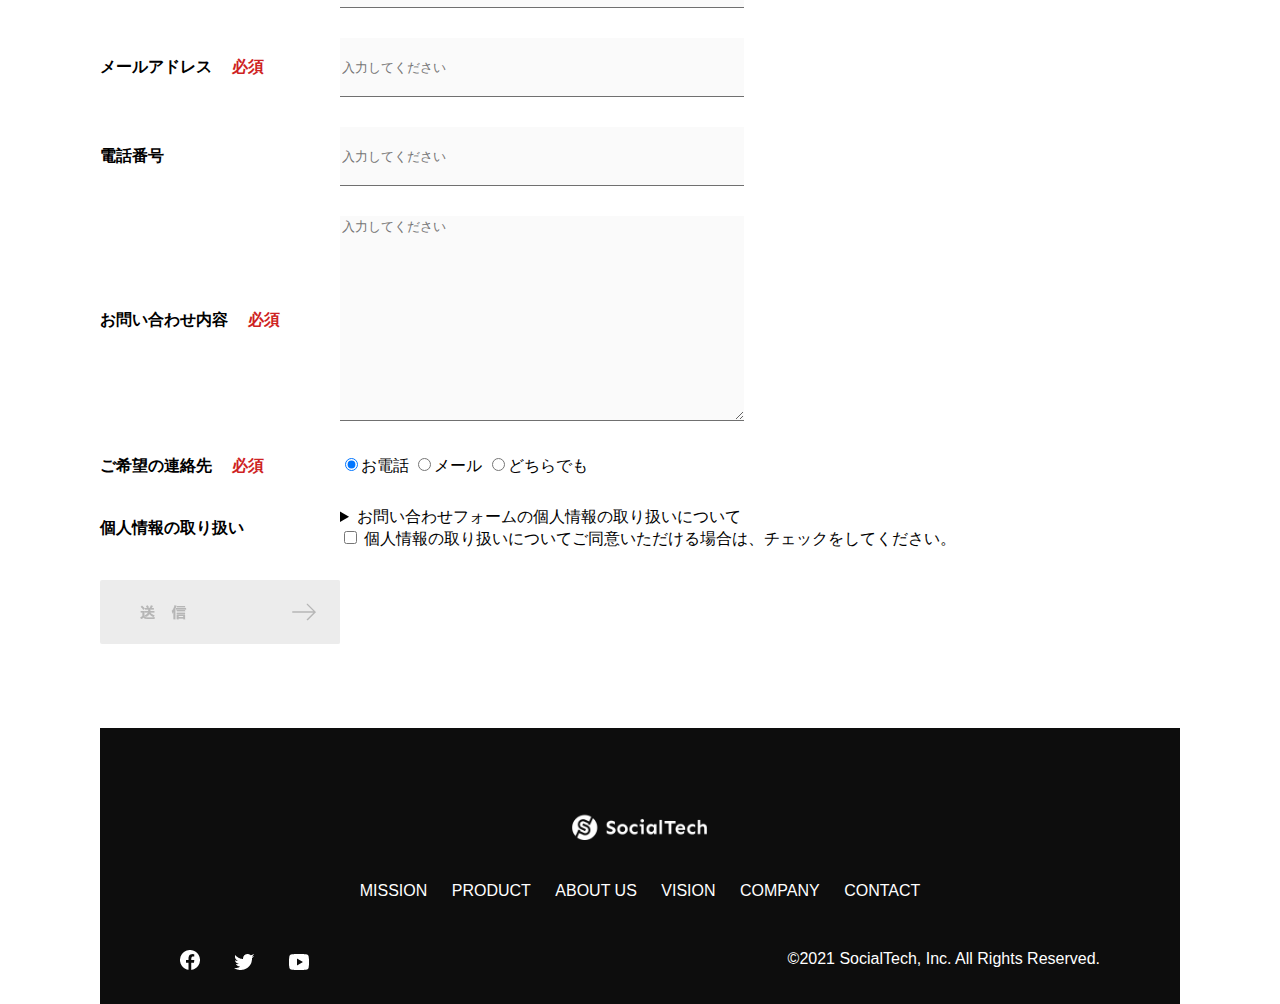
<file: kadai_tutorial_output/index.html>
<!DOCTYPE html>
<html>
  <head>
    <title>SocialTech</title>
    <meta charset="utf-8">
    <meta name="description" content="SocialTechはEdTech業界のリーディングカンパニーを目指します。">
    <meta name="viewport" content="width=device-width, initial-scale=1.0">
    <link rel="stylesheet" href="style.css">
    <body>
      <!-- ヘッダー -->
      <header>
        <!-- ロゴ -->
        <a href="index.html" id="logo"><img src="images/logo.png" alt="トップページに戻る"></a>
        <!-- PC用ナビゲーション -->
        <nav id="nav-pc">
          <a href="mission.html">MISSION</a>
          <a href="product.html">PRODUCT</a>
          <a href="index.html#aboutus">ABOUT US</a>
          <a href="index.html#vision">VISION</a>
          <a href="index.html#company">COMPANY</a>
          <a href="index.html#contact">CONTACT</a>
        </nav>
        <!-- スマホ用メニューボタン -->
        <img id="menu-sp" src="images/button-menu.png" alt="ナビゲーションを開く" onclick="document.getElementById('nav-sp').style.display = 'block'">

        <!-- スマホ用ナビゲーション -->
        <nav id="nav-sp">
          <img id="close" src="images/button-close.png" alt="ナビゲーションを閉じる" onclick="document.getElementById('nav-sp').style.display = 'none'">
          <a id="logo-sp" href="index.html" onclick="document.getElementById('nav-sp').style.display = 'none'"><img
              src="images/logo-sp.png" alt="トップページに戻る"></a>
          <a class="menu" href="mission.html" onclick="document.getElementById('nav-sp').style.display = 'none'">MISSION</a>
          <a class="menu" href="product.html" onclick="document.getElementById('nav-sp').style.display = 'none'">PRODUCT</a>
          <a class="menu" href="index.html#aboutus" onclick="document.getElementById('nav-sp').style.display = 'none'">ABOUT
            US</a>
          <a class="menu" href="index.html#vision"
            onclick="document.getElementById('nav-sp').style.display = 'none'">VISION</a>
          <a class="menu" href="index.html#company"
            onclick="document.getElementById('nav-sp').style.display = 'none'">COMPANY</a>
          <a class="menu" href="index.html#contact"
            onclick="document.getElementById('nav-sp').style.display = 'none'">CONTACT</a>
          <div id="sns">
            <a href="https://www.facebook.com/sejuku2013"><img src="images/button-facebook.png" alt="Facebookのリンク"></a>
            <a href="https://twitter.com/samuraijuku"><img src="images/button-twitter.png" alt="Twitterのリンク"></a>
            <a href="https://www.youtube.com/channel/UCCFOQO5aDK0xXam4cUQXT8g"><img src="images/button-youtube.png" alt="YouTubeのリンク"></a>
          </div>
        </nav>
      </header>
    </body>
    <article>
      <!-- メインビジュアル -->
      <section id="main-visual">
        <div id="main-message">
          <h1>WORLD PEACE</h1>
          <p>IT教育で世界平和を実現する</p>
        </div>
        <img src="images/index/index-main.png" alt="PCの周りに集まる多国籍の仲間たち">
      </section>
      <!--ミッション-->
      <section id="mission">
        <h2 class="index-h2">MISSION</h2>
        <div id="mission-flex">
          <div>
            <img id="mission-photo" src="images/index/index-mission.png" alt="屋外のベンチで写真を撮影する多国籍の仲間たち">
            <h3>世界平和の実現</h3>
            <p>人類の悲願である世界平和。世界平和を脅かす様々な社会問題を解決するためには、イノベーションをどんどん起こしていく必要があります。SocialTechは、プログラミング教育を通してイノベーターを輩出することで、世界平和という大きなテーマに挑んでいきます。</p>
          </div>
          <div>
            <img id="s2dgs" src="images/index/s2dgs.png" alt="S2DGs">
            <h3>S2DGsの実現</h3>
            <p>国連が掲げる「Sustainable Development Goals（持続可能な開発目標）」に含まれる17つのグローバル目標のうち、以下の5つの目標の実現をミッションとしてサービスを展開しています。</p>
            <a href="mission.html"><img src="images/button-more.png" alt="もっとみる"></a>
          </div>
        </div>
      </section>
      <!-- プロダクト -->
      <section id="product">
        <h2 class="index-h2">PRODUCT</h2>
        <div>
          <div id="product-left">
            <div>
              <img class="product-photo" src="images/index/index-mantoman.png" alt="PCでコードを書く男性">
              <div class="product-explain">
                <span>MAN TO MAN</span>
                <h3>プログラミング教育</h3>
                <p>2013年より日本で唯一の専属講師によるマンツーマンのプログラミングレッスンを開始。AI/人工知能やウェブデザインの学習も可能です。</p>
              </div>
            </div>
            <div>
              <img class="product-photo" src="images/index/index-career.png" alt="笑顔で話し合う2人の男性">
              <div class="product-explain">
                <span>CAREER</span>
                <h3>人材紹介事業</h3>
                <p>エンジニアへの転職に特化した履歴書や職務経歴書のアドバイスや面接対策を行い、豊富な求人の中から最適なキャリア選択を支援します。</p>
              </div>
            </div>
          </div>
          <div id="product-right">
            <div>
              <img class="product-photo" src="images/index/index-media.png" alt="スマートフォンを操作する人">
              <div class="product-explain">
                <span>MEDIA</span>
                <h3>プログラミング学習メディア</h3>
                <p>月間200万人に読まれる日本最大級のプログラミング学習サイト「SocialTech Blog」やYouTubeチャンネルにて学習情報を発信しています。</p>
              </div>
            </div>
            <div>
              <img class="product-photo" src="images/index/index-b2b.png" alt="講演中の男性とそれを聴く人々">
              <div class="product-explain">
                <span>B2B</span>
                <h3>法人研修事業</h3>
                <p>社員のスキルアップ・資格取得・福利厚生を目的としたプログラミング法人研修。貴社の事業モデルに合わせた研修内容の提案を致します。</p>
              </div>
            </div>
          </div>
        </div>
        <div>
          <a id="product-more" href="product.html">
            <img src="images/button-more.png" alt="もっとみる">
          </a>
        </div>
          </div>
        </div>
      </section>
      <!---ABOUT US-->
      <section id="aboutus">
        <h2 class="index-h2">ABOUT US</h2>
        <h3>3つの組織文化</h3>
        <div>
          <table class="culture-table">
            <tr>
              <td>
                <span class="culture-num">01</span>
              </td>
              <td>
                <span class="culture-en">FLEXIBLE</span>
                <span class="culture-jp">フレキシブル</span>
              </td>
            </tr>
            <tr>
              <td>
                <!--空のセル-->
              </td>
              <td>
                <p class="culture-description">
                  リモートワーク、フルフレックス、副業推奨など1人1人が最大限のパフォーマンスを発揮できる柔軟な働き方を促進しています。
                </p>
              </td>
            </tr>
            <tr>
              <td>
                <span class="culture-num">02</span>
              </td>
              <td>
                <span class="culture-en">TEAL</span>
                <span class="culture-jp">ティール</span>
              </td>
            </tr>
            <tr>
              <td>
                <!--空のセル-->
              </td>
              <td>
                <p class="culture-description">
                  会社全体を1つの生命体として捉え、お互いが深く結びついた一階層型
                  組織として部署・チーム関係なく課題解決をできる組織を目指しています。
                </p>
              </td>
            </tr>
            <tr>
              <td>
                <span class="culture-num">03</span>
              </td>
              <td>
                <span class="culture-en">SELF REALIZATION</span>
                <span class="culture-jp">自己実現</span>
              </td>
            </tr>
            <tr>
              <td>
                <!--空のセル-->
              </td>
              <td>
                <p class="culture-description">
                  クオーター毎に経営・部署・個人ごとにOKRを設定し個人のキャリアと
                  会社の目指す方向の軌道修正を行っております。
                </p>
              </td>
            </tr>
          </table>
          <img class="culture-img" src="images/index/index-aboutus1.png" alt="笑顔で話し合う2人の女性">
        </div>
        <img class="culture-img2" src="images/index/index-aboutus2.png" alt="笑顔で話し合う3人の男女">
      </section>
      <!-- VISION -->
      <section id="vision">
        <h2 class="index-h2">VISION</h2>
        <h3>7つの行動指針</h3>
        <div>
          <div class="vision-box">
            <img src="images/index/vision-01.png" alt="01">
            <span>
              <h4>CUSTOMER IS BOSS</h4>
              <h5>あなたのボスは顧客である</h5>
              <p>私たちは常にお客様志向で行動し、お客様を喜ばせ、期待値を超えた感動を提供することを大切にします。</p>
            </span>
          </div>
          <div class="vision-box">
            <img src="images/index/vision-02.png" alt="02">
            <span>
              <h4>MOVE FAST</h4>
              <h5>早さは価値</h5>
              <p>素早く試し、素早く実行することで新しい気付きや発見を見つけていきます。</p>
            </span>
          </div>
          <div class="vision-box">
            <img src="images/index/vision-03.png" alt="03">
            <span>
              <h4>IMPACT DRIVEN</h4>
              <h5>作業するのは仕事ではない</h5>
              <p>問題から考え、成果とは何かを考え続け、インパクトのある成果を生むために仕事をしていきます。</p>
            </span>
          </div>
          <div class="vision-box">
            <img src="images/index//vision-04.png" alt="04">
            <span>
              <h4>SAVE TIME, SAVE MONEY</h4>
              <h5>浪費は命取りになる</h5>
              <p>少ないコストでできる方法を考えます。お金だけでなく、人の時間をいただいている自覚を持ち、あらゆるリソースを有意義に活用します。</p>
            </span>
          </div>
          <div class="vision-box">
            <img src="images/index/vision-05.png" alt="05">
            <span>
              <h4>BE GENTLE</h4>
              <h5>「優しくない」をなくす</h5>
              <p>社会をすこしずつ優しくしていきます。自分、家族、同僚、顧客、他人、全ての人に優しくいることを心がけます。</p>
            </span>
          </div>
          <div class="vision-box">
            <img src="images/index/vision-06.png" alt="06">
            <span>
              <h4>ABC</h4>
              <h5>当たり前の事をバカにせずにちゃんとやる</h5>
              <p>礼儀、健康、嘘をつかない。当たり前の事が出来ているかを常に自問し、当たり前の基準を高く持って行動します。</p>
            </span>
          </div>
          <div class="vision-box">
            <img src="images/index/vision-07.png" alt="07">
            <span>
              <h4>ZTI</h4>
              <h5>絶対的当事者意識</h5>
              <p>役職や役割に応じた相対的な当事者意識ではなく、自身の身で起こることすべてに対する絶対的な当事者意識を持ちます。</p>
            </span>
          </div>
        </div>
      </section>
      <!-- COMPANY -->
      <section id="company">
        <h2 class="index-h2">COMPANY</h2>
        <h3>会社概要</h3>
        <table id="company-table">
          <tr>
            <th class="tableheader-first">会社名</th>
            <td class="cell-first">株式会社SocialTech</td>
          </tr>
          <tr>
            <th class="tableheader">所在地</th>
            <td class="cell">〒150-0043 東京都渋谷区道玄坂2丁目11-1 Gスクエア渋谷道玄坂4F<br>JR山手線「渋谷駅」より徒歩3分</td>
          </tr>
          <tr>
            <th class="tableheader">代表者</th>
            <td class="cell">代表取締役 田中 太郎</td>
          </tr>
          <tr>
            <th class="tableheader">設立</th>
            <td class="cell">2015年3月19日</td>
          </tr>
        </table>
        <iframe
           src="https://www.google.com/maps/embed?pb=!1m18!1m12!1m3!1d3241.7759544892483!2d139.69399665123464!3d35.65789123876098!2m3!1f0!2f0!3f0!3m2!1i1024!2i768!4f13.1!3m3!1m2!1s0x60188caa0042e8d1%3A0xba130bea826a7aa2!2z44CSMTUwLTAwNDMg5p2x5Lqs6YO95riL6LC35Yy66YGT546E5Z2C77yS5LiB55uu77yR77yR4oiS77yR!5e0!3m2!1sja!2sjp!4v1636872991912!5m2!1sja!2sjp"
           style="border:0;" allowfullscreen="" loading="lazy">
         </iframe>
      </section>
       <!-- お問い合わせフォーム -->
       <section id="contact">
        <h2 class="index-h2">CONTACT</h2>
        <h3>お問い合わせ</h3>
        <form action="https://api.staticforms.xyz/submit" method="post">
          <input type="text" name="honeypot" style="display:none">
          <!-- STATIC FORMSのアクセスキー -->
          <input type="hidden" name="accessKey" value="24c36593-8449-477c-90ad-62be79edcb73">
          <!--メールのタイトル-->
          <input type="hidden" name="subject" value="Webサイトからお問い合わせがありました" />
          <!--送信先のメールアドレスをvalueに設定する-->
          <input type="hidden" name="replyTo" value="technosphere.m.mizobata@gmail.com">
          <!--redirectToのURLは公開後のURLへリンクする-->
          <input type="hidden" name="redirectTo" value="">
          <div>
            <div class="contact-heading">
              <label class="contact-label">お名前<span class="contact-span">必須</span></label>
            </div>
            <div>
              <input type="text" name="name" placeholder="入力してください" class="contact-textbox">
            </div>
          </div>
          <div>
            <div class="contact-heading">
              <label class="contact-label">フリガナ<span class="contact-span">必須</span></label>
            </div>
            <div>
              <input type="text" name="hurigana" placeholder="入力してください" class="contact-textbox">
            </div>
          </div>
          <div>
            <div class="contact-heading">
              <label class="contact-label">メールアドレス<span class="contact-span">必須</span></label>
            </div>
            <div>
              <input type="text" name="email" placeholder="入力してください" class="contact-textbox">
            </div>
          </div>
          <div>
            <div class="contact-heading">
              <label class="contact-label">電話番号</label>
            </div>
            <div>
              <input type="text" name="tel" placeholder="入力してください" class="contact-textbox">
            </div>
          </div>
          <div>
            <div class="contact-heading">
              <label class="contact-label">お問い合わせ内容<span class="contact-span">必須</span></label>
            </div>
            <div>
              <textarea class="contact-textarea" placeholder="入力してください" name="message"></textarea>
            </div>
          </div>
          <div>
            <div class="contact-heading">
              <label class="contact-label">ご希望の連絡先<span class="contact-span">必須</span></label>
            </div>
            <div>
              <input class="radiobutton" type="radio" value="tel" name="contact" checked><label>お電話</label>
              <input class="radiobutton" type="radio" value="mail" name="contact"><label>メール</label>
              <input class="radiobutton" type="radio" value="both" name="contact"><label>どちらでも</label>
            </div>
          </div>
          <div>
            <div class="contact-heading">
              <label class="contact-label">個人情報の取り扱い</label>
            </div>
            <div>
              <details>
                <summary>お問い合わせフォームの個人情報の取り扱いについて</summary>
                <div>
                  <span>１．組織の名称又は氏名</span><br>
                  株式会社SocialTech<br><br>
                  <span>２．個人情報保護管理者（若しくはその代理人）の氏名又は職名、所属及び連絡先
                    鈴木 一郎 コーポレート部</span><br>
                  メールアドレス：support@socialtech.net<br>
                  TEL：03-xxxx-xxxx<br>
                  <span>３．個人情報の利用目的</span><br>
                  ・本サービス及び本サービスに関連する情報の提供又はそれらに関する連絡のため<br>
                  ・ユーザーの本人確認のため<br>
                  ・当社サービスのご案内のため<br>
                  ・当社の商品等の広告または宣伝（電子メールによるものを含むものとします。）<br><br>
                  <span>４．個人情報の取り扱い業務の委託</span><br>
                  個人情報の取扱業務の全部または一部を外部に業務委託する場合があります。<br>
                  その際、弊社は、個人情報を適切に保護できる管理体制を敷き実行していることを条件として<br>
                  委託先を厳選したうえで、機密保持契約を委託先と締結し、お客様の個人情報を厳密に管理させます。<br><br>
                  <span>５．個人情報の開示等の請求</span><br>
                  お客様は、弊社に対してご自身の個人情報の開示等（利用目的の通知、開示、内容の訂正・追加・削除、利用の停止または消去、第三者への提供の停止）に関して、当社問合わせ窓口に申し出ることができます。<br>
                  その際、弊社はお客様ご本人を確認させていただいたうえで、合理的な期間内に対応いたします。<br><br>
                  なお、個人情報に関する弊社問合わせ先は、次の通りです。<br><br>
                  株式会社SocialTech　個人情報問合せ窓口<br>
                  〒150-0043　東京都渋谷区道玄坂2丁目11-1 Ｇスクエア渋谷道玄坂 4F<br>
                  メールアドレス：support@socialtech.net　TEL：03-xxxx-xxxx<br><br>
                  <span>６．個人情報を提供されることの任意性について</span><br><br>
                  お客様がご自身の個人情報を弊社に提供されるか否かは、お客様のご判断によりますが、もしご提供されない場合には、適切なサービスが提供できない場合がありますので予めご了承ください。
                </div>
              </details>
              <input type="checkbox" name="agree">
              <span>個人情報の取り扱いについてご同意いただける場合は、チェックをしてください。</span>
            </div>
          </div>
          <input type="image" src="images/button-submit.png" alt="送信する">
        </form>
      </section>
    </article>
    <footer>
      <div id="footer-logo">
        <img src="images/logo-sp.png" alt="SocialTech">
      </div>
      <div id="footer-link">
        <a href="mission.html">MISSION</a>
         <a href="product.html">PRODUCT</a>
         <a href="index.html#aboutus">ABOUT US</a>
         <a href="index.html#vision">VISION</a>
         <a href="index.html#company">COMPANY</a>
         <a href="index.html#contact">CONTACT</a>
      </div>
      <div id="sns-footer">
        <a href="https://www.facebook.com/sejuku2013"><img src="images/button-facebook.png" alt="Facebookのリンク"></a>
        <a href="https://twitter.com/samuraijuku"><img src="images/button-twitter.png" alt="Twitterのリンク"></a>
        <a href="https://www.youtube.com/channel/UCCFOQO5aDK0xXam4cUQXT8g"><img src="images/button-youtube.png" alt="YouTubeのリンク"></a>
        <span id="copyright">&copy;2021 SocialTech, Inc. All Rights Reserved. </span>
      </div>
    </footer>
  </head>
</html>
</file>
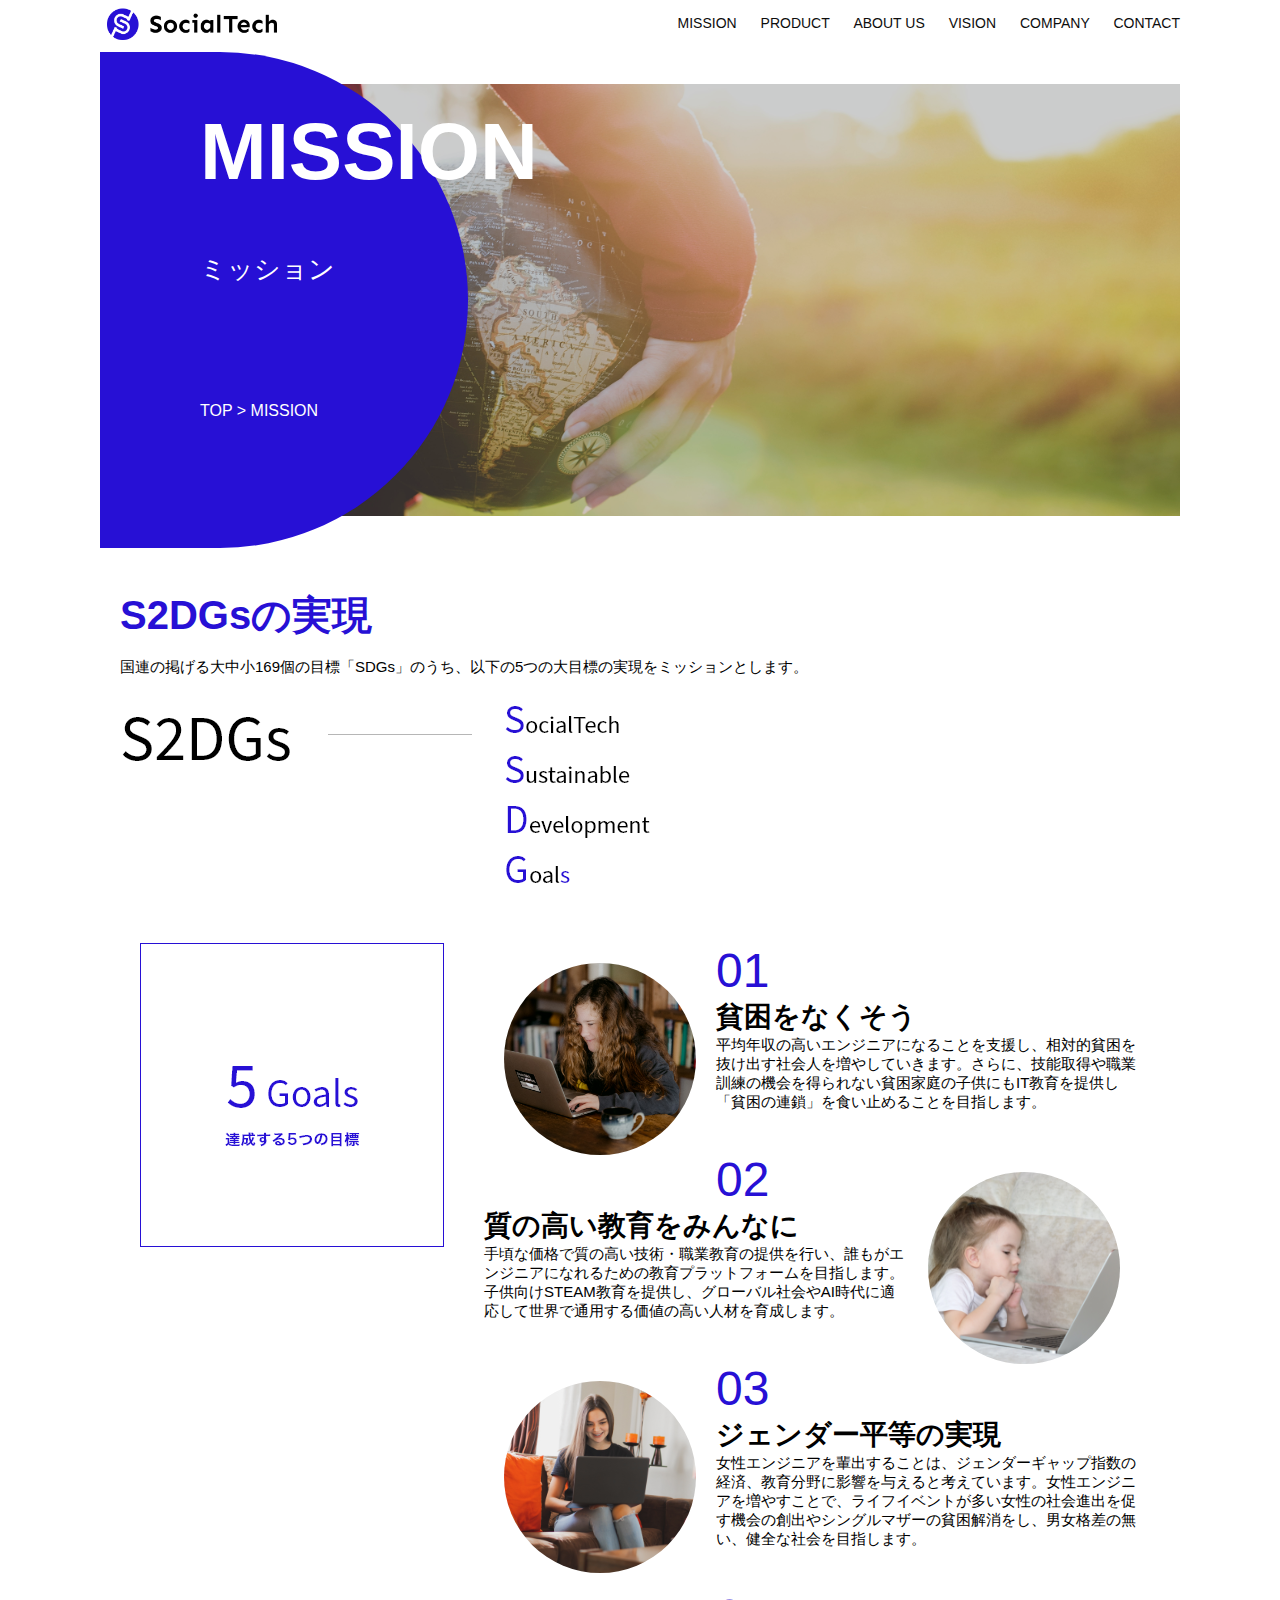
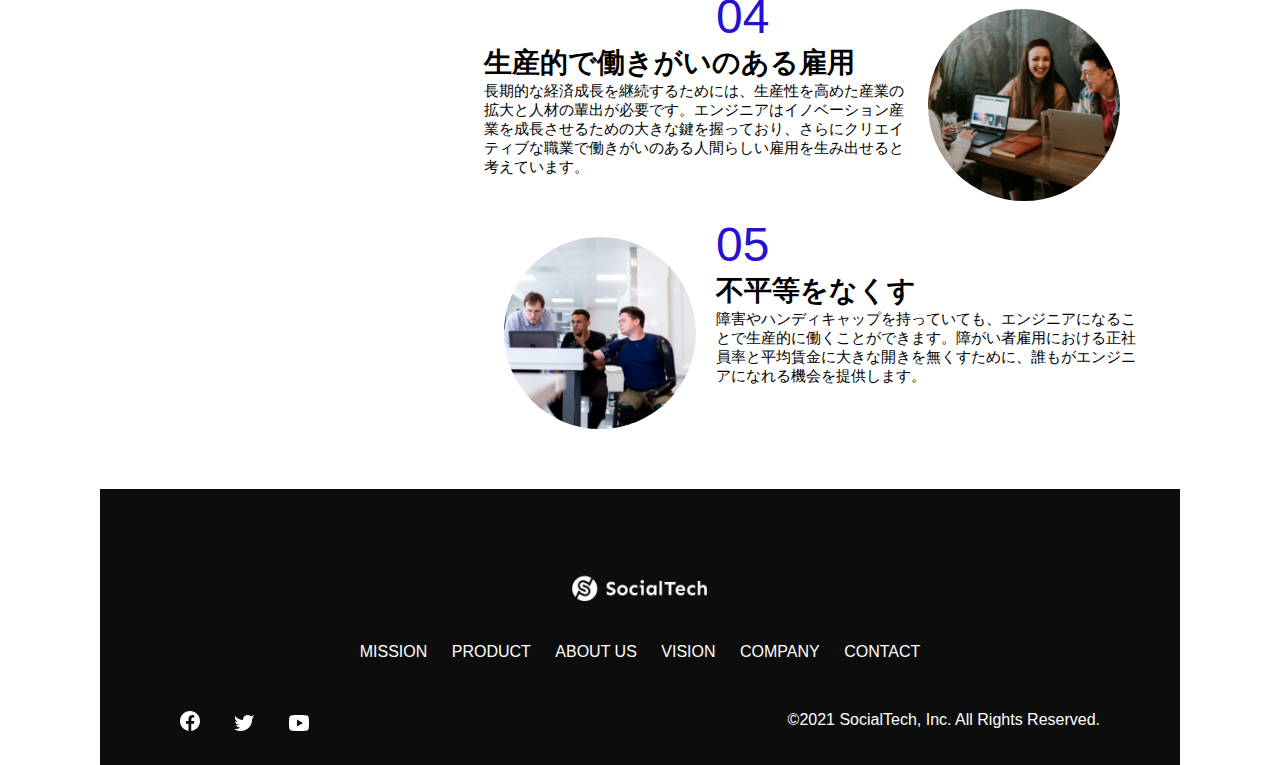
<file: kadai_tutorial_output/mission.html>
<!DOCTYPE html>
<html>
  <head>
    <title>SocialTech - MISSION ミッション -</title>
    <meta charset="UTF-8">
    <meta name="description" content="SocialTechが目指す5つの目標（S2DGs）を紹介します">
    <meta name="viewport" content="width=device-width, initial-scale=1.0">
    <link rel="stylesheet" href="style.css">
  </head>
  <body>
    <!-- ヘッダー -->
    <header>
      <!-- ロゴ -->
      <a href="index.html" id="logo"><img src="images/logo.png" alt="トップページに戻る"></a>
  
      <!-- PC用ナビゲーション -->
      <nav id="nav-pc">
        <a href="mission.html">MISSION</a>
        <a href="product.html">PRODUCT</a>
        <a href="index.html#aboutus">ABOUT US</a>
        <a href="index.html#vision">VISION</a>
        <a href="index.html#company">COMPANY</a>
        <a href="index.html#contact">CONTACT</a>
      </nav>
  
      <!-- スマホ用メニューボタン -->
      <img id="menu-sp" src="images/button-menu.png" alt="ナビゲーションを開く" onclick="document.getElementById('nav-sp').style.display = 'block'">
  
      <!-- スマホ用ナビゲーション -->
      <nav id="nav-sp">
        <img id="close" src="images/button-close.png" alt="ナビゲーションを閉じる" onclick="document.getElementById('nav-sp').style.display = 'none'">
        <a id="logo-sp" href="index.html" onclick="document.getElementById('nav-sp').style.display = 'none'"><img
            src="images/logo-sp.png" alt="トップページに戻る"></a>
        <a class="menu" href="mission.html" onclick="document.getElementById('nav-sp').style.display = 'none'">MISSION</a>
        <a class="menu" href="product.html" onclick="document.getElementById('nav-sp').style.display = 'none'">PRODUCT</a>
        <a class="menu" href="index.html#aboutus" onclick="document.getElementById('nav-sp').style.display = 'none'">ABOUT
          US</a>
        <a class="menu" href="index.html#vision"
          onclick="document.getElementById('nav-sp').style.display = 'none'">VISION</a>
        <a class="menu" href="index.html#company"
          onclick="document.getElementById('nav-sp').style.display = 'none'">COMPANY</a>
        <a class="menu" href="index.html#contact"
          onclick="document.getElementById('nav-sp').style.display = 'none'">CONTACT</a>
        <div id="sns">
          <a href="https://www.facebook.com/sejuku2013"><img src="images/button-facebook.png" alt="Facebookのリンク"></a>
          <a href="https://twitter.com/samuraijuku"><img src="images/button-twitter.png" alt="Twitterのリンク"></a>
          <a href="https://www.youtube.com/channel/UCCFOQO5aDK0xXam4cUQXT8g"><img src="images/button-youtube.png" alt="YouTubeのリンク"></a>
        </div>
      </nav>
    </header>
    <main>
      <article>
        <section id="mission-main">
          <div id="mission-title">
            <h1>MISSION</h1>
            <span>ミッション</span>
            <div>TOP > MISSION</div>
          </div>
        </section>
        <section id="mission-s2dgs">
          <h2 class="mission-h2">S2DGsの実現</h2>
          <p>国連の掲げる大中小169個の目標「SDGs」のうち、以下の5つの大目標の実現をミッションとします。</p>
          <img src="images/mission/mission-s2dgs.png" alt="S2DGs">
        </section>
        <section id="mission-5goals">
          <div>
            <img id="s2dgs-image" src="images/mission/mission-5goals.png" alt="5Goals">
          </div>
          <div>
            <div>
              <img class="fivegoals-image-left" src="images/mission/mission-5goals01.png" alt="PCを操作する女の子">
              <span class="fivegoals-number">01</span>
              <h3 class="fivegoals-h3">貧困をなくそう</h3>
              <p class="fivegoals-p">
                平均年収の高いエンジニアになることを支援し、相対的貧困を抜け出す社会人を増やしていきます。さらに、技能取得や職業訓練の機会を得られない貧困家庭の子供にもIT教育を提供し「貧困の連鎖」を食い止めることを目指します。
              </p>
            </div>
    
            <div>
              <img class="fivegoals-image-right" src="images/mission/mission-5goals02.png" alt="PCを見つめる小さい女の子">
              <span class="fivegoals-number">02</span>
              <h3 class="fivegoals-h3">質の高い教育をみんなに</h3>
              <p class="fivegoals-p">
                手頃な価格で質の高い技術・職業教育の提供を行い、誰もがエンジニアになれるための教育プラットフォームを目指します。子供向けSTEAM教育を提供し、グローバル社会やAI時代に適応して世界で通用する価値の高い人材を育成します。
              </p>
            </div>
    
            <div>
              <img class="fivegoals-image-left" src="images/mission/mission-5goals03.png" alt="PCを操作する女性">
              <span class="fivegoals-number">03</span>
              <h3 class="fivegoals-h3">ジェンダー平等の実現</h3>
              <p class="fivegoals-p">
                女性エンジニアを輩出することは、ジェンダーギャップ指数の経済、教育分野に影響を与えると考えています。女性エンジニアを増やすことで、ライフイベントが多い女性の社会進出を促す機会の創出やシングルマザーの貧困解消をし、男女格差の無い、健全な社会を目指します。
              </p>
            </div>
    
            <div>
              <img class="fivegoals-image-right" src="images/mission/mission-5goals04.png" alt="笑顔で話し合う3人の男女">
              <span class="fivegoals-number">04</span>
              <h3 class="fivegoals-h3">生産的で働きがいのある雇用</h3>
              <p class="fivegoals-p">
                長期的な経済成長を継続するためには、生産性を高めた産業の拡大と人材の輩出が必要です。エンジニアはイノベーション産業を成長させるための大きな鍵を握っており、さらにクリエイティブな職業で働きがいのある人間らしい雇用を生み出せると考えています。
              </p>
            </div>
    
            <div>
              <img class="fivegoals-image-left" src="images/mission/mission-5goals05.png" alt="障害を持つ男性が生き生きと働く様子">
              <span class="fivegoals-number">05</span>
              <h3 class="fivegoals-h3">不平等をなくす</h3>
              <p class="fivegoals-p">
                障害やハンディキャップを持っていても、エンジニアになることで生産的に働くことができます。障がい者雇用における正社員率と平均賃金に大きな開きを無くすために、誰もがエンジニアになれる機会を提供します。
              </p>
            </div>
          </div>
        </section>
      </article>
      <footer>
        <div id="footer-logo">
          <img src="images/logo-sp.png" alt="SocialTech">
        </div>
        <div id="footer-link">
          <a href="mission.html">MISSION</a>
          <a href="product.html">PRODUCT</a>
          <a href="index.html#aboutus">ABOUT US</a>
          <a href="index.html#vision">VISION</a>
          <a href="index.html#company">COMPANY</a>
          <a href="index.html#contact">CONTACT</a>
        </div>
        <div id="sns-footer">
          <a href="https://www.facebook.com/sejuku2013"><img src="images/button-facebook.png" alt="Facebookのリンク"></a>
          <a href="https://twitter.com/samuraijuku"><img src="images/button-twitter.png" alt="Twitterのリンク"></a>
          <a href="https://www.youtube.com/channel/UCCFOQO5aDK0xXam4cUQXT8g"><img src="images/button-youtube.png" alt="YouTubeのリンク"></a>
          <span id="copyright">&copy;2021 SocialTech, Inc. All Rights Reserved. </span>
        </div>
      </footer>
    </main>
  </body>
</html>
</file>
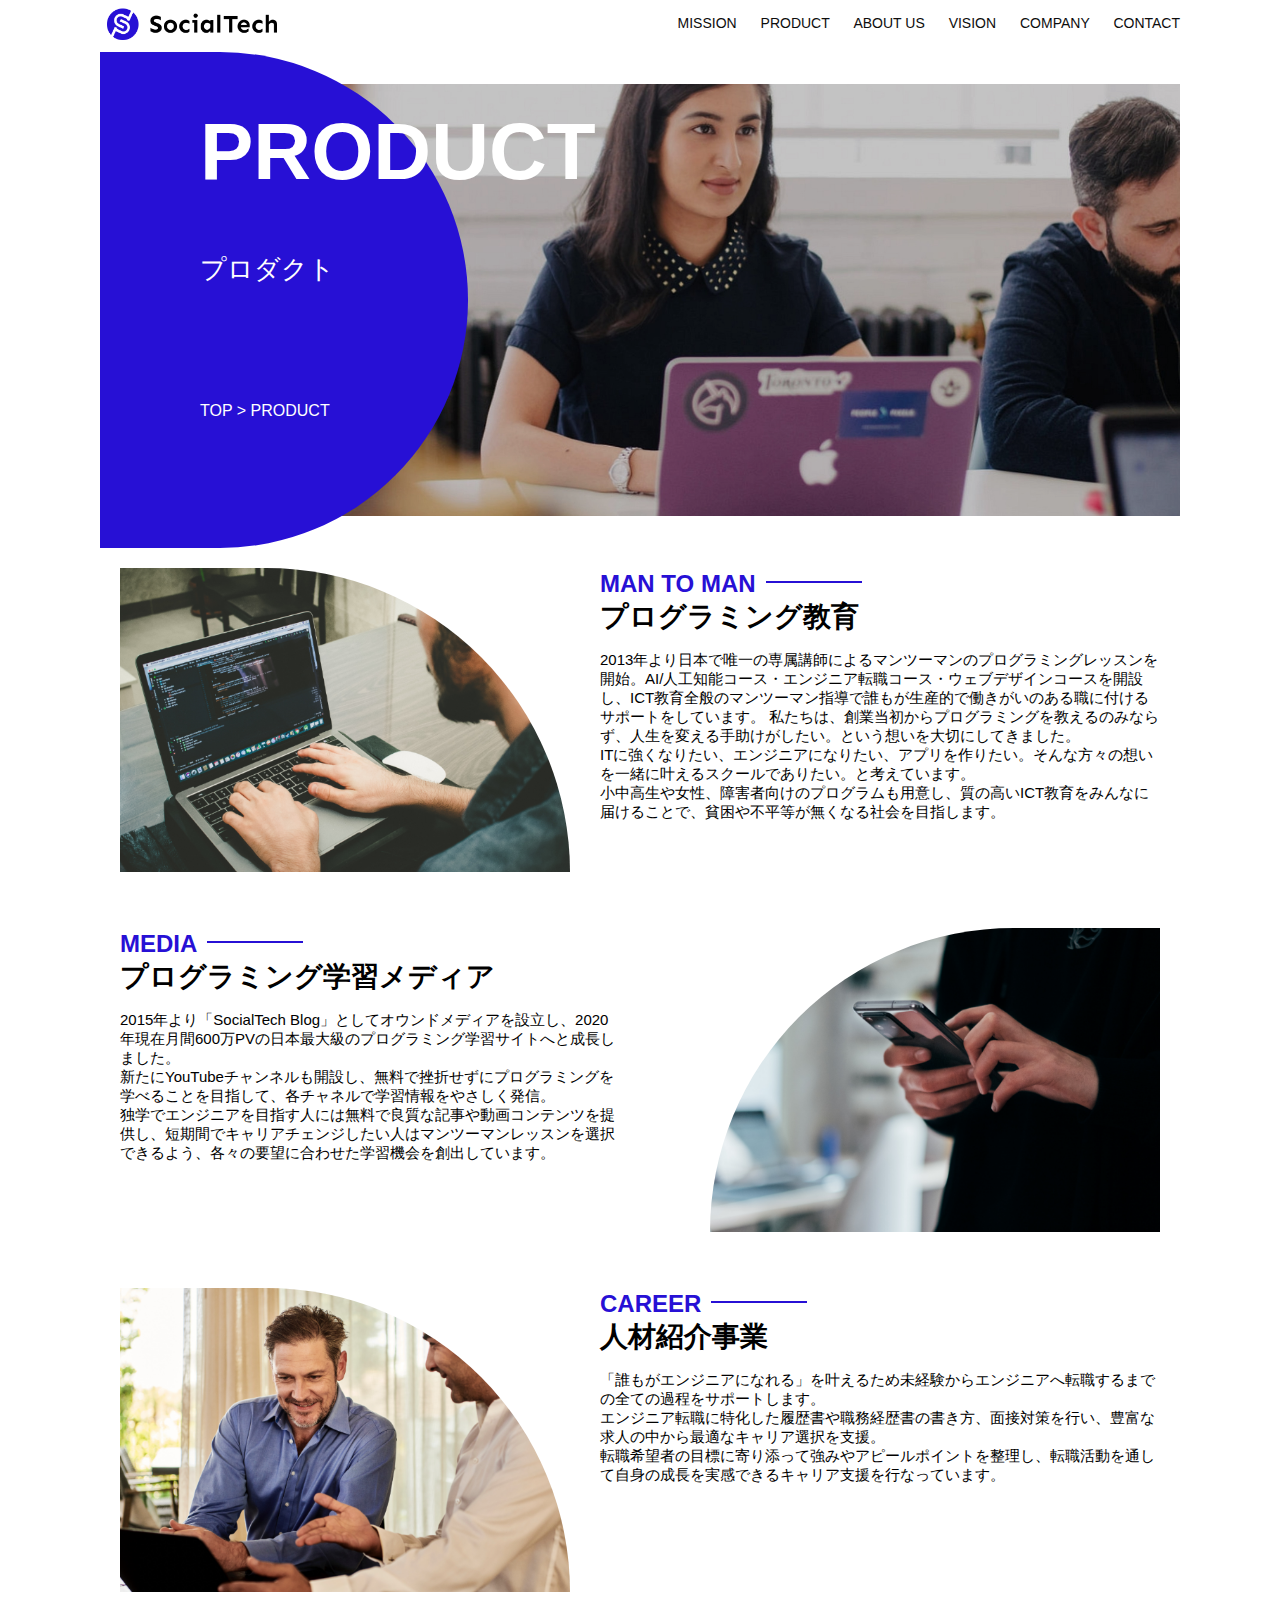
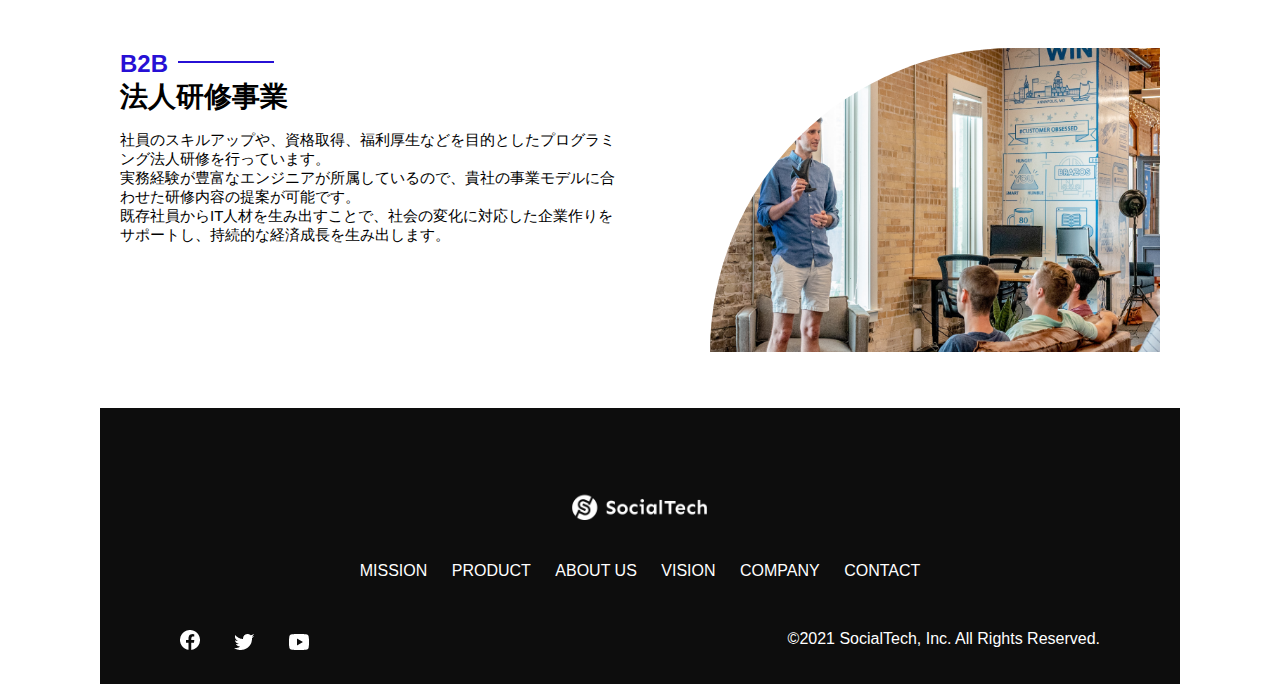
<file: kadai_tutorial_output/product.html>
<!DOCTYPE html>
  <html>
  <head>
    <title>SocialTech -PRODUCT プロダクト-</title>
    <meta charset="UTF-8">
    <meta name="description" content="SocialTechの4つのプロダクトを紹介します">
    <meta name="viewport" content="width=device-width, initial-scale=1.0">
    <link rel="stylesheet" href="style.css">
  </head>
  
  <body>
    <!-- ヘッダー -->
    <header>
      <!-- ロゴ -->
      <a href="index.html" id="logo"><img src="images/logo.png" alt="トップページに戻る"></a>
  
      <!-- PC用ナビゲーション -->
      <nav id="nav-pc">
        <a href="mission.html">MISSION</a>
        <a href="product.html">PRODUCT</a>
        <a href="index.html#aboutus">ABOUT US</a>
        <a href="index.html#vision">VISION</a>
        <a href="index.html#company">COMPANY</a>
        <a href="index.html#contact">CONTACT</a>
      </nav>
  
      <!-- スマホ用メニューボタン -->
      <img id="menu-sp" src="images/button-menu.png" alt="ナビゲーションを開く" onclick="document.getElementById('nav-sp').style.display = 'block'">
  
      <!-- スマホ用ナビゲーション -->
      <nav id="nav-sp">
        <img id="close" src="images/button-close.png" alt="ナビゲーションを閉じる" onclick="document.getElementById('nav-sp').style.display = 'none'">
        <a id="logo-sp" href="index.html" onclick="document.getElementById('nav-sp').style.display = 'none'"><img
            src="images/logo-sp.png" alt="トップページに戻る"></a>
        <a class="menu" href="mission.html" onclick="document.getElementById('nav-sp').style.display = 'none'">MISSION</a>
        <a class="menu" href="product.html" onclick="document.getElementById('nav-sp').style.display = 'none'">PRODUCT</a>
        <a class="menu" href="index.html#aboutus" onclick="document.getElementById('nav-sp').style.display = 'none'">ABOUT
          US</a>
        <a class="menu" href="index.html#vision"
          onclick="document.getElementById('nav-sp').style.display = 'none'">VISION</a>
        <a class="menu" href="index.html#company"
          onclick="document.getElementById('nav-sp').style.display = 'none'">COMPANY</a>
        <a class="menu" href="index.html#contact"
          onclick="document.getElementById('nav-sp').style.display = 'none'">CONTACT</a>
        <div id="sns">
          <a href="https://www.facebook.com/sejuku2013"><img src="images/button-facebook.png" alt="Facebookのリンク"></a>
          <a href="https://twitter.com/samuraijuku"><img src="images/button-twitter.png" alt="Twitterのリンク"></a>
          <a href="https://www.youtube.com/channel/UCCFOQO5aDK0xXam4cUQXT8g"><img src="images/button-youtube.png" alt="YouTubeのリンク"></a>
        </div>
      </nav>
    </header>
    <main>
      <article>
        <section id="product-main">
          <div id="product-title">
            <h1>PRODUCT</h1>
            <span>プロダクト</span>
            <div>TOP > PRODUCT</div>
          </div>
        </section>
        <section class="product-section1">
          <img src="images/product/product-mantoman.png" alt="PCでコードを書く男性">
          <div>
            <h2 class="product-h2">MAN TO MAN</h2>
            <h3 class="product-h3">プログラミング教育</h3>
            <p>
              2013年より日本で唯一の専属講師によるマンツーマンのプログラミングレッスンを開始。AI/人工知能コース・エンジニア転職コース・ウェブデザインコースを開設し、ICT教育全般のマンツーマン指導で誰もが生産的で働きがいのある職に付けるサポートをしています。
              私たちは、創業当初からプログラミングを教えるのみならず、人生を変える手助けがしたい。という想いを大切にしてきました。<br>ITに強くなりたい、エンジニアになりたい、アプリを作りたい。そんな方々の想いを一緒に叶えるスクールでありたい。と考えています。<br>小中高生や女性、障害者向けのプログラムも用意し、質の高いICT教育をみんなに届けることで、貧困や不平等が無くなる社会を目指します。
            </p>
          </div>
        </section>
        <section class="product-section2">
          <div>
            <h2 class="product-h2">MEDIA</h2>
            <h3 class="product-h3">プログラミング学習メディア</h3>
            <p>2015年より「SocialTech
              Blog」としてオウンドメディアを設立し、2020年現在月間600万PVの日本最大級のプログラミング学習サイトへと成長しました。<br>新たにYouTubeチャンネルも開設し、無料で挫折せずにプログラミングを学べることを目指して、各チャネルで学習情報をやさしく発信。<br>独学でエンジニアを目指す人には無料で良質な記事や動画コンテンツを提供し、短期間でキャリアチェンジしたい人はマンツーマンレッスンを選択できるよう、各々の要望に合わせた学習機会を創出しています。
            </p>
          </div>
          <img src="images/product/product-media.png" alt="スマートフォンを操作する人">
        </section>
        <section class="product-section1">
          <img src="images/product/product-career.png" alt="笑顔で話し合う2人の男性">
          <div>
            <h2 class="product-h2">CAREER</h2>
            <h3 class="product-h3">人材紹介事業</h3>
            <p>
              「誰もがエンジニアになれる」を叶えるため未経験からエンジニアへ転職するまでの全ての過程をサポートします。<br>エンジニア転職に特化した履歴書や職務経歴書の書き方、面接対策を行い、豊富な求人の中から最適なキャリア選択を支援。<br>転職希望者の目標に寄り添って強みやアピールポイントを整理し、転職活動を通して自身の成長を実感できるキャリア支援を行なっています。<br>
            </p>
          </div>
        </section>
        <section class="product-section2">
          <div>
            <h2 class="product-h2">B2B</h2>
            <h3 class="product-h3">法人研修事業</h3>
            <p>
              社員のスキルアップや、資格取得、福利厚生などを目的としたプログラミング法人研修を行っています。<br>実務経験が豊富なエンジニアが所属しているので、貴社の事業モデルに合わせた研修内容の提案が可能です。<br>既存社員からIT人材を生み出すことで、社会の変化に対応した企業作りをサポートし、持続的な経済成長を生み出します。
            </p>
          </div>
          <img src="images/product/product-b2b.png" alt="講演中の男性とそれを聴く人々">
        </section>
      </article>
      <footer>
        <div id="footer-logo">
          <img src="images/logo-sp.png" alt="SocialTech">
        </div>
        <div id="footer-link">
          <a href="mission.html">MISSION</a>
          <a href="product.html">PRODUCT</a>
          <a href="index.html#aboutus">ABOUT US</a>
          <a href="index.html#vision">VISION</a>
          <a href="index.html#company">COMPANY</a>
          <a href="index.html#contact">CONTACT</a>
        </div>
        <div id="sns-footer">
          <a href="https://www.facebook.com/sejuku2013"><img src="images/button-facebook.png" alt="Facebookのリンク"></a>
          <a href="https://twitter.com/samuraijuku"><img src="images/button-twitter.png" alt="Twitterのリンク"></a>
          <a href="https://www.youtube.com/channel/UCCFOQO5aDK0xXam4cUQXT8g"><img src="images/button-youtube.png" alt="YouTubeのリンク"></a>
          <span id="copyright">&copy;2021 SocialTech, Inc. All Rights Reserved. </span>
        </div>
      </footer>
    </main>
  </body>
  
  </html>
</file>
<file: kadai_012/style.css>
/* PC、スマホ共通スタイル */
body {
  font-family: "Source Sans Pro", "Hiragino Kaku Gothic ProN", Meiryo, Arial,
    sans-serif;
}

p {
  font-size: 15px;
}

/*================
PC用のスタイル 
=================*/
/* 横幅設定 */
body {
  max-width: 1080px;
  min-width: 960px;
  margin: 0 auto 0 auto;
}

/* ヘッダー */
header {
  display: flex;
  justify-content: space-between;
}

/* ナビゲーションのレイアウト */
#nav-pc {
  text-align: right;
  font-size: 14px;
  padding-top: 15px;
}

/* ナビゲーションのリンクの装飾設定 */
#nav-pc>a {
  text-decoration: none;
  margin-left: 20px;
}

#nav-pc>a:link {
  color: #0d0d0d;
}

#nav-pc>a:visited {
  color: #0d0d0d;
}

#nav-pc>a:hover {
  color: #0d0d0d;
  text-decoration: underline;
}

#nav-pc>a:active {
  color: #0d0d0d;
}

/* メインビジュアル*/
#main-visual {
  position: relative;
  height: 400px;
}

#main-message {
  position: absolute;
  top: 0;
  left: 0;
  background-color: #2710d5;
  color: #ffffff;
  border-radius: 0 0 476px 0;
  max-width: 620px;
  height: 100%;
  width: 100%;
  z-index: 11;
}

#main-message>h1 {
  font-size: 60px;
  font-weight: bold;
  margin: 100px 0 0 50px;
}

#main-message>p {
  font-size: 28px;
  margin: 0 0 0 50px;
}

#main-visual>img {
  max-width: 620px;
  border-radius: 476px 0 0 0;
  position: absolute;
  top: 0;
  right: 0;
  z-index: 10;
}

/* 見出し */
h2 {
  margin: 40px 0 0 0;
}

h2::after {
  content: url("images/line.png");
  margin-left: 10px;
}

h3 {
  font-size: 27px;
}

/* ミッション */
#mission {
  margin: 80px auto 80px auto;
  width: 100%;
}

#mission-flex {
  width: 100%;
  display: flex;
}

#mission-flex>div {
  width: 50%;
  margin: 20px;
}

#mission-photo {
  width: 100%;
}

#s2dgs {
  margin-top: 50px;
}

/* プロダクト */
#product {
  background-color: #fafafa;
  width: 100%;
  margin: 80px 0 80px 0;
  padding: 10px 40px 0px 40px;
}

/* 外枠 */
#product>div {
  margin-top: 40px;
  display: flex;
}

/* 左のカラム */
#product-left {
  width: 50%;
  margin-right: 20px;
}

/* 右のカラム */
#product-right {
  width: 50%;
  margin-left: 20px;
  margin-top: 80px;
}

/* 画像＋説明の枠 */
#product-left>div {
  position: relative;
  height: 480px;
  margin-right: 20px;
}

#product-right>div {
  position: relative;
  height: 480px;
  margin-left: 20px;
}

/* 画像 */
.product-photo {
  width: 100%;
}

/* 説明文の枠 */
.product-explain {
  background-color: #ffffff;
  position: absolute;
  left: 0;
  top: 280px;
  margin: 0 40px 0 40px;
  padding: 20px;
  box-shadow: 5px 5px 10px rgba(0, 0, 0, 0.05);
}

/* 説明文の英語 */
.product-explain>span {
  color: #2710d5;
  font-weight: bold;
  font-size: 16px;
  margin: 0;
}

/* 説明文の見出し */
.product-explain>h3 {
  margin: 5px 0 5px 0;
}

/* 説明文 */
.product-explain>p {
  margin: 0;
}

/* 「もっとみる」ボタン */
#product-more {
  margin: 0 auto -42px auto;
}

/* ABOUT US */
#aboutus {
  margin: 80px auto 80px auto;
}

/* 3つの組織文化と画像を入れる枠 */
#aboutus>div {
  display: flex;
}

/* 画像 */
.culture-img {
  width: 100%;
  align-self: flex-start;
}

.culture-img2 {
  margin-top: 50px;
  width: 100%;
}

/* 3つの組織文化の表 */
.culture-table {
  max-width: 500px;
  margin-right: 50px;
}

/* 番号 */
.culture-num {
  font-size: 80px;
  color: #2710d5;
  margin: 0 20px 0 0;
}

/* 組織文化英語 */
.culture-en {
  color: #2710d5;
  font-weight: bold;
  font-size: 24px;
  display: block;
}

/* 組織文化日本語 */
.culture-jp {
  font-size: 28px;
  font-weight: bold;
}

/* 説明文 */
.culture-description {
  margin: 0;
}

/* ビジョン */
#vision {
  margin: 80px auto 80px auto;
}

/* セクション内の外枠 */
#vision>div {
  width: 100%;
  display: flex;
  justify-content: space-between;
  flex-wrap: wrap;
}

/* 7つの行動指針の枠 */
.vision-box {
  width: 300px;
  height: 300px;
  margin-bottom: 30px;
  position: relative;
}

.vision-box>img {
  width: 100%;
  height: auto;
  position: absolute;
  top: 0;
  left: 0;
  z-index: 30;
}

.vision-box>span {
  position: absolute;
  top: 0;
  left: 0;
  z-index: 31;
  margin-right: 20px;
}

.vision-box>span>h4 {
  color: #2710d5;
  font-size: 19px;
  margin: 80px 0 0 0;
}

.vision-box>span>h4::first-letter {
  font-size: 40px;
}

.vision-box>span>h5 {
  font-size: 20px;
  margin: 0 0 0 0;
}

.vision-box>span>p {
  margin: 10px 0 0 0;
}

/* 導入企業 */
#id {
  margin: 40px 0;
  width: 100%;
}
#cases>ul {
  list-style: none;
  display: flex;
}
#cases>ul>li {
  width: 33%;
  margin: 20px;
}
.case-card {
  background-color: #ffffff;
  min-height: 400px;
  box-shadow: 5px 5px 15px rgba(0, 0, 0, 0.2);
}
.case-img {
  width: 100%;
}
.case-info {
  padding: 10px 20px;
}
.case-name {
  color: #2710d5;
  font-size: 19px;
}
.case-content {
  font-size: 14px;
}

/* 会社概要 */
#company {
  margin: 80px auto 80px auto;
}

#company-table {
  width: 100%;
}

.tableheader {
  text-align: left;
  padding: 20px;
  border-bottom-color: #2710d5;
  border-bottom-width: 1px;
  border-bottom-style: solid;
  width: 100px;
}

.tableheader-first {
  text-align: left;
  padding: 20px;
  border-bottom-color: #2710d5;
  border-bottom-width: 1px;
  border-bottom-style: solid;
  border-top-color: #2710d5;
  border-top-width: 1px;
  border-top-style: solid;
  width: 100px;
}

.cell {
  padding: 30px;
  border-bottom-color: #ececec;
  border-bottom-width: 1px;
  border-bottom-style: solid;
}

.cell-first {
  padding: 30px;
  border-bottom-color: #ececec;
  border-bottom-width: 1px;
  border-bottom-style: solid;
  border-top-color: #ececec;
  border-top-width: 1px;
  border-top-style: solid;
}

#company>iframe {
  width: 100%;
  height: 368px;
  margin-top: 40px;
}

/* お問い合わせ */
#contact {
  margin: 80px auto 80px auto;
}

/* 外枠 */
#contact>form>div {
  display: flex;
  flex-direction: row;
  flex-wrap: wrap;
  padding-bottom: 30px;
}

/* 左列の見出し */
.contact-heading {
  width: 240px;
  align-self: center;
}

/* 見出しのラベル */
.contact-label {
  font-weight: bold;
}

/* 必須 */
.contact-span {
  color: #ce2222;
  margin: 0 0 0 20px;
  font-weight: bold;
}

/* テキストボックス */
.contact-textbox {
  border-top: 0;
  border-left: 0;
  border-right: 0;
  border-bottom-width: 1px;
  border-bottom-color: #707070;
  border-bottom-style: solid;
  background-color: #fafafa;
  width: 400px;
  height: 56px;
}

/* お問い合わせ内容のテキストエリア */
.contact-textarea {
  border-top: 0;
  border-left: 0;
  border-right: 0;
  border-bottom-width: 1px;
  border-bottom-color: #707070;
  border-bottom-style: solid;
  background-color: #fafafa;
  width: 400px;
  height: 200px;
}

/* 個人情報の取り扱い */
details {
  width: 700px;
}

details>div {
  background-color: #fafafa;
  padding: 20px;
}

details>div>span {
  font-weight: bold;
}

/* フッター */
footer {
  background-color: #0d0d0d;
  text-align: center;
  padding: 80px 80px 30px 80px;
}

#footer-logo {
  margin-bottom: 30px;
}

#footer-link {
  margin-bottom: 50px;
}
#footer-link > a {
  text-decoration: none;
  margin: 10px;
}
#footer-link > a:link {
  color: #ffffff;
}
#footer-link > a:visited {
  color: #ffffff;
}
#footer-link > a:hover {
  color: #ffffff;
  text-decoration: underline;
}
#footer-link > a:active {
  color: #ffffff;
}

#sns-footer {
  text-align: left;
  width: 100%;
}

#sns-footer > a {
  margin-right: 30px;
}

#copyright {
  color: #ffffff;
  float: right;
}
</file>
<file: kadai_013/style.css>
/* PC、スマホ共通スタイル */
body {
  font-family: "Source Sans Pro", "Hiragino Kaku Gothic ProN", Meiryo, Arial,
    sans-serif;
}

p {
  font-size: 15px;
}

#main-visual>img {
  width: 100%;
}

/*================
PC用のスタイル 
=================*/
@media screen and (min-width: 768px) {
  /* 横幅設定 */
  body {
    max-width: 1080px;
    min-width: 960px;
    margin: 0 auto 0 auto;
  }

  /* ヘッダー */
  header {
    display: flex;
    justify-content: space-between;
  }

  /* ナビゲーションのレイアウト */
  #nav-pc {
    text-align: right;
    font-size: 14px;
    padding-top: 15px;
  }

  /* ナビゲーションのリンクの装飾設定 */
  #nav-pc>a {
    text-decoration: none;
    margin-left: 20px;
  }

  #nav-pc>a:link {
    color: #0d0d0d;
  }

  #nav-pc>a:visited {
    color: #0d0d0d;
  }

  #nav-pc>a:hover {
    color: #0d0d0d;
    text-decoration: underline;
  }

  #nav-pc>a:active {
    color: #0d0d0d;
  }
  #menu-sp {
    display: none;
  }
  #nav-sp {
    display: none;
  }
}

/*================
スマートフォン用のスタイル 
=================*/
@media screen and (max-width: 767px) {
  body {
    min-width: 375px;
    margin: 0px;
  }

  #nav-pc	{
    display: none;
  }

  #menu-sp {
    float: right;
    padding: 0;
  }

  #nav-sp {
    background-color: #ce933e;
    position: absolute;
    left: 0;
    top: 0;
    height: 100%;
    width: 100%;
    display: none;
    z-index: 100;
  }

  #close {
    position: absolute;
    top: 20px;
    right: 20px;
  }
  #logo-sp {
    margin: 80px 0px 30px 20px;
  }
  #nav-sp > a {
    display: block;
  }
  #nav-sp > a:link {
    color: #ffffff;
  }
  #nav-sp > a:visited {
    color: #ffffff;
  }
  #nav-sp > a:hover {
    color: #ffffff;
    text-decoration: underline;
  }
  #nav-sp > a:active {
    color: #ffffff;
  }

  #nav-sp > .menu	{
    text-decoration: none;
    display: block;
    margin: 0px 20px;
    height: 44px;
    font-size: 16px;
    background-image: url("images/arrow.png");
    background-repeat: no-repeat;
    background-position: top right
  }
}
</file>
<file: kadai_tutorial_output/style.css>
/* PC、スマホ共通スタイル */
body {
  font-family: "Source Sans Pro", "Hiragino Kaku Gothic ProN", Meiryo, Arial, sans-serif;
}

p {
  font-size: 15px;
}

/*================
 PC用のスタイル 
=================*/
@media screen and (min-width: 768px) {
  /* 横幅設定 */
  body {
    max-width: 1080px;
    min-width: 960px;
    margin: 0 auto 0 auto;
  }
  
  /* ヘッダー */
  header {
    display: flex;
    justify-content: space-between;
  }
  
  /* ナビゲーションのレイアウト */
  #nav-pc {
    font-size: 14px;
    padding-top: 15px;
  }
  
  /* ナビゲーションのリンクの装飾設定 */
  #nav-pc > a {
    text-decoration: none;
    margin-left: 20px;
  }
  #nav-pc > a:link {
    color: #0d0d0d;
  }
  #nav-pc > a:visited {
    color: #0d0d0d;
  }
  #nav-pc > a:hover {
    color: #0d0d0d;
    text-decoration: underline;
  }
  #nav-pc > a:active {
    color: #0d0d0d;
  }
  
  /* メインビジュアル*/
  #main-visual {
    position: relative;
    height: 400px;
  }
  #main-message {
    position: absolute;
    top: 0;
    left: 0;
    background-color: #2710d5;
    color: #ffffff;
    border-radius: 0 0 476px 0;
    max-width: 620px;
    height: 100%;
    width: 100%;
    z-index: 11;
  }
  
  #main-message > h1 {
    font-size: 60px;
    font-weight: bold;
    margin: 100px 0 0 50px;
  }
  #main-message > p { 
    font-size: 28px;
    margin: 0 0 0 50px;
  }
  
  #main-visual > img {
    max-width: 620px;
    border-radius: 476px 0 0 0;
    position: absolute;
    top: 0;
    right: 0;
    z-index: 10;
  }
  
  /* 見出し */
  h2 {
    margin: 40px 0 0 0;
  }
  h2::after {
    content: url("images/line.png");
    margin-left: 10px;
  }
  h3 {
    font-size: 27px;
  }
  
  /* ミッション */
  #mission {
    margin: 80px auto 80px auto;
    width: 100%;
  }
  
  #mission-flex {
    width: 100%;
    display: flex;
  }
  #mission-flex > div {
    width: 50%;
    margin: 20px;
  }
  
  #mission-photo {
    width: 100%;
  }
  
  #s2dgs {
    margin-top: 50px;
    width: 100%;
  }
  
  /* プロダクト */
  #product {
    background-color: #fafafa;
    margin: 80px 0 80px 0;
    padding: 10px 40px 0px 40px;
  }
  
  /* 外枠 */
  #product > div {
    margin-top: 40px;
    display: flex;
  }
  
  /* 左のカラム */
  #product-left {
    width: 50%;
    margin-right: 20px;
  }
  
  /* 右のカラム */
  #product-right {
    width: 50%;
    margin-left: 20px;
    margin-top: 80px;
  }
  
  /* 画像＋説明の枠 */
  #product-left > div {
    position: relative;
    height: 480px;
    margin-right: 20px;
  }
  #product-right > div {
    position: relative;
    height: 480px;
    margin-left: 20px;
  }
  /* 画像 */
  .product-photo {
    width: 100%;
  }
  /* 説明文の枠 */
  .product-explain {
    background-color: #ffffff;
    position: absolute;
    left: 0;
    top: 280px;
    margin: 0 40px 0 40px;
    padding: 20px;
    box-shadow: 5px 5px 10px rgba(0, 0, 0, 0.05);
  }
  
  /* 説明文の英語 */
  .product-explain > span {
    color: #2710d5;
    font-weight: bold;
    font-size: 16px;
    margin: 0;
  }
  
  /* 説明文の見出し */
  .product-explain > h3 {
    font-size: 20px;
    margin: 5px 0 5px 0;
  }
  
  /* 説明文 */
  .product-explain > p {
    font-size: 14px;
    margin: 0;
  }
  
  /* 「もっとみる」ボタン */
  #product-more {
    margin: 0 auto -42px auto;
  }
  
  /* ABOUT US */
  #aboutus {
    margin: 80px auto 80px auto;
  }
  /* 3つの組織文化と画像を入れる枠 */
  #aboutus > div {
    display: flex;
  }
  /* 画像 */
  .culture-img {
    width: 100%;
    align-self: flex-start;
  }
  .culture-img2 {
    margin-top: 50px;
    width: 100%;
  }
  /* 3つの組織文化の表 */
  .culture-table {
    margin-right: 50px;
  }
  /* 番号 */
  .culture-num {
    font-size: 80px;
    color: #2710d5;
    margin: 0 20px 0 0;
  }
  
  /* 組織文化英語 */
  .culture-en {
    color: #2710d5;
    font-weight: bold;
    font-size: 24px;
    display: block;
  }
  
  /* 組織文化日本語 */
  .culture-jp {
    font-size: 28px;
    font-weight: bold;
  }
  
  /* 説明文 */
  .culture-description {
    margin: 0;
  }
  /* ビジョン */
  #vision {
    margin: 80px auto 80px auto;
  }
  
  /* セクション内の外枠 */
  #vision > div {
    width: 100%;
    display: flex;
    justify-content: space-between;
    flex-wrap: wrap;
  }
  
  /* 7つの行動指針の枠 */
  .vision-box {
    width: 300px;
    height: 300px;
    margin-bottom: 30px;
    position: relative;
  }
  .vision-box > img {
    width: 100%;
    height: auto;
    position: absolute;
    top: 0;
    left: 0;
    z-index: 30;
  }
  
  .vision-box > span {
    position: absolute;
    top: 0;
    left: 0;
    z-index: 31;
    margin-right: 20px;
  }
  
  .vision-box > span > h4 {
    color: #2710d5;
    font-size: 19px;
    margin: 80px 0 0 0;
  }
  
  .vision-box > span > h4::first-letter {
    font-size: 40px;
  }
  
  .vision-box > span > h5 {
    font-size: 20px;
    margin: 0 0 0 0;
  }
  
  .vision-box > span > p {
    margin: 10px 0 0 0;
  }
  
  /* 会社概要 */
  #company {
    margin: 80px auto 80px auto;
  }
  #company-table {
    width: 100%;
  }
  .tableheader {
    text-align: left;
    padding: 20px;
    border-bottom-color: #2710d5;
    border-bottom-width: 1px;
    border-bottom-style: solid;
    width: 100px;
  }
  .tableheader-first {
    text-align: left;
    padding: 20px;
    border-bottom-color: #2710d5;
    border-bottom-width: 1px;
    border-bottom-style: solid;
    border-top-color: #2710d5;
    border-top-width: 1px;
    border-top-style: solid;
    width: 100px;
  }
  .cell {
    padding: 30px;
    border-bottom-color: #ececec;
    border-bottom-width: 1px;
    border-bottom-style: solid;
  }
  .cell-first {
    padding: 30px;
    border-bottom-color: #ececec;
    border-bottom-width: 1px;
    border-bottom-style: solid;
    border-top-color: #ececec;
    border-top-width: 1px;
    border-top-style: solid;
  }
  #company > iframe {
    width: 100%;
    height: 368px;
    margin-top: 40px;
  }
  
  /* お問い合わせ */
  #contact {
    margin: 80px auto 80px auto;
  }
  /* 外枠 */
  #contact > form > div {
    display: flex;
    flex-direction: row;
    flex-wrap: wrap;
    padding-bottom: 30px;
  }
  /* 左列の見出し */
  .contact-heading {
    width: 240px;
    align-self: center;
  }
  /* 見出しのラベル */
  .contact-label {
    font-weight: bold;
  }
  /* 必須 */
  .contact-span {
    color: #ce2222;
    margin: 0 0 0 20px;
    font-weight: bold;
  }
  /* テキストボックス */
  .contact-textbox {
    border-top: 0;
    border-left: 0;
    border-right: 0;
    border-bottom-width: 1px;
    border-bottom-color: #707070;
    border-bottom-style: solid;
    background-color: #fafafa;
    width: 400px;
    height: 56px;
  }
  /* お問い合わせ内容のテキストエリア */
  .contact-textarea {
    border-top: 0;
    border-left: 0;
    border-right: 0;
    border-bottom-width: 1px;
    border-bottom-color: #707070;
    border-bottom-style: solid;
    background-color: #fafafa;
    width: 400px;
    height: 200px;
  }
  /* 個人情報の取り扱い */
  details {
    width: 700px;
  }
  details > div {
    background-color: #fafafa;
    padding: 20px;
  } 
  details > div > span {
    font-weight: bold;
  }
  /* フッター */
  footer {
    background-color: #0d0d0d;
    text-align: center;
    padding: 80px 80px 30px 80px;
  }
  #footer-logo {
    margin-bottom: 30px;
  }
  #footer-link {
    margin-bottom: 50px;
  }
  #footer-link > a {
    text-decoration: none;
    margin: 10px;
  }
  #footer-link > a:link {
    color: #ffffff;
  }
  #footer-link > a:visited {
    color: #ffffff;
  }
  #footer-link > a:hover {
    color: #ffffff;
    text-decoration: underline;
  }
  #footer-link > a:active {
    color: #ffffff;
  }
  #sns-footer {
    text-align: left;
    width: 100%;
  }
  
  #sns-footer > a {
    margin-right: 30px;
  }
  
  #copyright {
    color: #ffffff;
    float: right;
  }
  /* スマホ用ナビを非表示 */
  #nav-sp,
  #menu-sp {
    display: none;
  }

  /* mission.html用スタイル */
  /* ミッションのメインビジュアル */
  #mission-main {
    height: 496px;
    width: 100%; 
    background-image: url("images/mission/mission-main.png");
    background-repeat: no-repeat;
    background-position-y: center;
  }
  #mission-title {
    background-color: #2710d5;
    width: 368px;
    color: #ffffff;
    height: 496px;
    border-radius: 0 248px 248px 0;
    position: relative;
  }
  #mission-title > h1 {
    position: absolute;
    top: 0;
    left: 100px;
    font-size: 80px;
  }
  #mission-title > span {
    position: absolute;
    top: 200px;
    left: 100px;
    font-size: 26px;
  }
  #mission-title > div {
    position: absolute;
    top: 350px;
    left: 100px;
    font-size: 16px;
  }
  #mission-s2dgs {
    width: 100%;
    margin: 20px;
  }

  .mission-h2 {
    color: #2710d5;
    font-size: 40px;
  }

  .mission-h2::after {
    content: none;
  }
  #mission-5goals {
    margin: 20px;
    display: flex;
  }

  #mission-5goals > div {
    flex-grow: 1;
    padding: 20px;
  }

  #mission-5goals > div > div {
    margin-bottom: 40px;
  }

  .fivegoals-image-right {
    float: right;
    margin: 20px;
  }

  .fivegoals-image-left {
    float: left;
    margin: 20px;
  }

  .fivegoals-number {
    color: #2710d5;
    font-size: 48px;
    margin: 0;
  }

  .fivegoals-h3 {
    font-size: 28px;
    margin: 0;
  }

  .fivegoals-p {
    margin: 0;
  }
  /* プロダクトページ */
  #product-main {
    height: 496px;
    width: 100%;
    background-image: url("images/product/product-main.png");
    background-repeat: no-repeat;
    background-position-y: center;
  }

  #product-title {
    background-color: #2710d5;
    width: 368px;
    color: #ffffff;
    height: 496px;
    border-radius: 0 248px 248px 0;
    position: relative;
  }
  #product-title > h1 {
    position: absolute;
    top: 0;
    left: 100px;
    font-size: 80px;
  }

  #product-title > span {
    position: absolute;
    top: 200px;
    left: 100px;
    font-size: 26px;
  }

  #product-title > div {
    position: absolute;
    top: 350px;
    left: 100px;
    font-size: 16px;
  }
  /* セクション1 */
  .product-section1 {
    position: relative;
    margin: 20px;
    height: 340px;
  }

  .product-section1 > img {
    position: absolute;
    top: 0;
    left: 0;
    width: 450px;
    margin: 0 40px 30px 0;
    border-radius: 0 432px 0 0;
  }

  .product-section1 > div {
    position: absolute;
    top: 0;
    left: 480px;
  }

  /* セクション2 */
  .product-section2 {
    position: relative;
    margin: 20px;
    height: 340px;
  }

  .product-section2 > img {
    position: absolute;
    top: 0;
    right: 0;
    width: 450px;
    margin: 0 0 30px 40px;
    border-radius: 432px 0 0 0;
  }

  .product-section2 > div {
    width: 500px;
    position: absolute;
    top: 0;
    left: 0;
  }

  .product-h2 {
    color: #2710d5;
    font-size: 24px;
    margin: 0;
  }

  .product-h3 {
    font-size: 28px;
    margin: 0;
  }
}

/*====================
スマートフォン用のスタイル
=====================*/
@media screen and (max-width: 767px) {
  body {
    min-width: 375px;
    margin: 0;
  }

  /* PC用ナビゲーション非表示 */
  #nav-pc {
    display: none;
  }

  /* ハンバーガーメニュー */
  #menu-sp {
    float: right;
    padding: 0;
  }

   /* スマホ用ナビゲーションの表示切替 */
   /* 初期状態、レイアウトと非表示設定 */
   #nav-sp {
    background-color: #2710d5;
    position: absolute;
    left: 0;
    top: 0;
    height: 100%;
    width: 100%;
    display: none;
    z-index: 100;
  }

  /* ×ボタン */
  #close {
    position: absolute;
    top: 20px;
    right: 20px;
  }

  /* ナビゲーションメニュー用ロゴ */
  #logo-sp {
    margin: 80px 0 30px 20px;
  }
  /* ナビゲーションのリンクの装飾設定 */
  #nav-sp > a {
    display: block;
  }
  #nav-sp > a:link {
    color: #ffffff;
  }
  #nav-sp > a:visited {
    color: #ffffff;
  }
  #nav-sp > a:hover {
    color: #ffffff;
    text-decoration: underline;
  }
  #nav-sp > a:active {
    color: #ffffff;
  }
  #nav-sp > .menu {
    text-decoration: none;
    display: block;
    margin: 0 20px 0 20px;
    height: 44px;
    font-size: 16px;
    background-image: url("images/arrow.png");
    background-repeat: no-repeat;
    background-position: right top;
  }
  #sns {
    position: absolute;
    bottom: 20px;
    left: 20px;
  }
  #sns > a {
    margin-right: 30px;
  }

  /* メインビジュアル */
  #main-visual {
    position: relative;
    height: 470px;
    width: 100%;
    overflow: hidden;
  }
  #main-visual > div {
    position: absolute;
    top: 0;
    left: 0;
    background-color: #2710d5;
    color: white;
    border-radius: 0 0 476px 0;
    text-align: center;
    height: 280px;
    width: 100%;
    z-index: 11;
  }
  #main-visual > div > h1 {
    font-size: 28px;
    margin: 90px 0 0 0;
  }

  #main-visual > div > p {
    margin: 0;
  }

  #main-visual > img {
    width: 100%;
    border-radius: 476px 0 0 0;
    z-index: 10;
    position: absolute;
    bottom: 0;
    right: 0;
  }
  /* 見出し */
  h2::after {
    content: url("images/line.png");
    margin-left: 10px;
  }

  h3 {
    font-size: 24px;
    margin: 10px 0 0 0;
  }
  /* ミッション */
  #mission {
    margin: 20px;
  }

  #mission-photo {
    width: 100%;
  }

  #s2dgs {
    width: 100%;
  }
  #product {
    background-color: #fafafa;
    padding-top: 10px;
  }

  #product h2 {
    margin-left: 20px;
  }
  /* 外枠 */
  /* 左右のカラム　スマホでは縦並び */
  #product-left,
  #product-right {
    margin-right: 20px;
    margin-left: 20px;
  }

  /* 画像＋説明の枠 */
  #product-left > div,
  #product-right > div {
    position: relative;
    height: 540px;
  }

  /* 説明文の枠 */
  .product-explain {
    background-color: #ffffff;
    position: absolute;
    left: 0;
    bottom: 50px;
    padding: 20px;
    box-shadow: 5px 5px 10px rgba(0, 0, 0, 0.05);
  }

  .product-explain > span {
    color: #2710d5;
    font-weight: bold;
    font-size: 16px;
    margin: 0px;
  }

  .product-explain > h3 {
    margin: 10px 0 10px 0;
  }
  /* 画像 */
  .product-photo {
    width: 100%;
  }

  #product-more > img {
    margin: 0 0 -42px 20px;
  }

  /* ABOUT US */
  #aboutus {
    margin: 80px 20px 80px 20px;
  }

  #aboutus > div {
    display: flex;
    flex-direction: column;
  }

  .culture-table {
    width: 100%;
    padding-right: 20px;
    order: 2;
  }
  .culture-img {
    width: 100%;
    order: 1;
  }

  .culture-img2 {
    width: 100%;
  }
  .culture-num {
    font-size: 80px;
    color: #2710d5;
  }

  .culture-en {
    color: #2710d5;
    font-weight: bold;
    font-size: 24px;
    display: block;
  }

  .culture-jp {
    display: block;
  }

  .culture-description {
    margin: 0;
  }
  /* ビジョン */
  #vision {
    margin: 80px 20px 80px 20px;
  }

  .vision-box {
    width: 300px;
    height: 300px;
    margin-bottom: 30px;
    position: relative;
  }

  .vision-box > img {
    width: 100%;
    height: auto;
    position: absolute;
    top: 0;
    left: 0;
    z-index: 30;
  }
  .vision-box > span {
    position: absolute;
    top: 0;
    left: 0;
    z-index: 31;
    margin-right: 20px;
  }

  .vision-box > span > h4 {
    color: #2710d5;
    font-size: 19px;
    margin: 60px 0 0 0;
  }

  .vision-box > span > h5 {
    font-size: 20px;
    margin: 0 0 0 0;
  }
  .vision-box > span > p {
    margin: 10px 0 0 0;
  }
  /* 会社概要 */
  #company {
    margin: 0 20px 0 20px;
  }

  #company > h3 {
    margin-bottom: 20px;
  }
  #company > table {
    width: 100%;
  }

  .tableheader-first {
    text-align: left;
    padding: 20px;
    border-bottom-color: #2710d5;
    border-bottom-width: 1px;
    border-bottom-style: solid;
    border-top-color: #2710d5;
    border-top-width: 1px;
    border-top-style: solid;
    width: 50px;
  }
  .tableheader {
    text-align: left;
    padding: 20px;
    border-bottom-color: #2710d5;
    border-bottom-width: 1px;
    border-bottom-style: solid;
    width: 50px;
  }

  .cell {
    padding: 20px;
    border-bottom-color: #ececec;
    border-bottom-width: 1px;
    border-bottom-style: solid;
  }
  .cell-first {
    padding: 20px;
    border-bottom-color: #ececec;
    border-bottom-width: 1px;
    border-bottom-style: solid;
    border-top-color: #ececec;
    border-top-width: 1px;
    border-top-style: solid;
  }

  #company > iframe {
    width: 100%;
    height: 240px;
    margin: 40px 0 0 0;
  }
  /* お問い合わせ */
  #contact {
    margin: 80px 20px 80px 20px;
  }

  #contact > h3 {
    margin-bottom: 20px;
  }

  #contact > form > div {
    margin-bottom: 20px;
  }

  .contact-heading {
    margin-bottom: 20px;
  }
  /* ラベル */
  .contact-label {
    font-weight: bold;
  }

  /* 必須 */
  .contact-span {
    color: #ce2222;
    margin: 0 0 0 20px;
    font-weight: bold;
  }

  .contact-textbox {
    height: 56px;
    border-top: 0;
    border-left: 0;
    border-right: 0;
    background-color: #fafafa;
    border-bottom-color: #707070;
    border-bottom-width: 1px;
    border-style: solid;
    min-width: 300px;
    width: 100%;
  }

  .contact-textarea {
    height: 150px;
    border-top: 0;
    border-left: 0;
    border-right: 0;
    background-color: #fafafa;
    width: 100%;
  }

  .radiobutton {
    margin-bottom: 20px;
  }

  .radiobutton + label::after {
    content: "\A";
    white-space: pre;
  }
  /* フッター */
  footer {
    background-color: #0d0d0d;
    padding: 30px 20px 50px 20px;
  }

  #footer-logo {
    margin-bottom: 30px;
  }
  #footer-link {
    margin-bottom: 50px;
  }
  #footer-link > a {
    text-decoration: none;
    margin: 0 20px 30px 0;
    display: block;
    background-image: url("images/arrow.png");
    background-repeat: no-repeat;
    background-position: right top;
  }
  #footer-link > a:link {
    color: #ffffff;
  }
  #footer-link > a:visited {
    color: #ffffff;
  }
  #footer-link > a:hover {
    color: #ffffff;
    text-decoration: underline;
  }
  #footer-link > a:active {
    color: #ffffff;
  }
  #sns-footer > a {
    margin-right: 30px;
  }
  #copyright {
    font-size: 12px;
    display: block;
    margin-top: 30px;
    color: #ffffff;
  }
  /* mission.html用スタイル */
  /* ミッションのメインビジュアル */
  #mission-main {
    height: 256px;
    width: 100%;
    background-image: url("images/mission/mission-main.png");
    background-repeat: no-repeat;
    background-position-y: center;
    background-size: auto 208px;
  }

  #mission-title {
    background-color: #2710d5;
    width: 136px;
    color: #ffffff;
    height: 256px;
    border-radius: 0 248px 248px 0;
    position: relative;
  }
  #mission-title > h1 {
    position: absolute;
    top: 0;
    left: 20px;
    font-size: 40px;
  }

  #mission-title > span {
    position: absolute;
    top: 110px;
    left: 20px;
    font-size: 18px;
  }

  #mission-title > div {
    position: absolute;
    top: 180px;
    left: 20px;
    font-size: 13px;
  }
  /* ミッションページ　S2DGSの設定 */
  #mission-s2dgs {
    margin: 20px;
  }

  .mission-h2 {
    color: #2710d5;
    font-size: 38px;
    margin: 0px;
  }

  .mission-h2::after {
    content: none;
  }

  #mission-s2dgs > img {
    width: 100%;
  }
  /* ミッションページ　5Goalsの設定 */
  #mission-5goals {
    margin: 20px;
  }

  #mission-5goals > div > div {
    margin-bottom: 40px;
  }

  #s2dgs-image {
    width: 100%;
  }
  .fivegoals-image-right {
    margin: 20px auto 20px auto;
    display: block;
  }

  .fivegoals-image-left {
    margin: 20px auto 20px auto;
    display: block;
  }

  .fivegoals-number {
    color: #2710d5;
    font-size: 48px;
    margin: 0;
  }

  .fivegoals-h3 {
    font-size: 28px;
    margin: 0;
  }
  .fivegoals-p {
    margin: 0;
  }
  /* プロダクトページ */
  #product-main {
    height: 256px;
    width: 100%;
    background-image: url("images/product/product-main.png");
    background-repeat: no-repeat;
    background-position-y: center;
    background-size: auto 208px;
  }
  #product-title {
    background-color: #2710d5;
    width: 136px;
    color: #ffffff;
    height: 256px;
    border-radius: 0 248px 248px 0;
    position: relative;
  }
  #product-title > h1 {
    position: absolute;
    top: 0;
    left: 20px;
    font-size: 40px;
  }
  #product-title > span {
    position: absolute;
    top: 110px;
    left: 20px;
    font-size: 18px;
  }
  #product-title > div {
    position: absolute;
    top: 180px;
    left: 20px;
    font-size: 13px;
  }
  .product-section1 {
    margin: 20px;
  }
  .product-section1 > img {
    width: 100%;
    border-radius: 0 300px 0 0;
  }
  .product-section2 {
    margin: 20px;
    display: flex;
    flex-direction: column;
  }
  .product-section2 > img {
    order: 1;
    width: 100%;
    border-radius: 300px 0 0 0;
  }
  .product-section2 > div {
    order: 2;
  }
  .product-h2 {
    color: #2710d5;
    font-size: 24px;
    margin: 0;
  }
  .product-h3 {
    font-size: 28px;
    margin: 0;
  }
}
</file>
